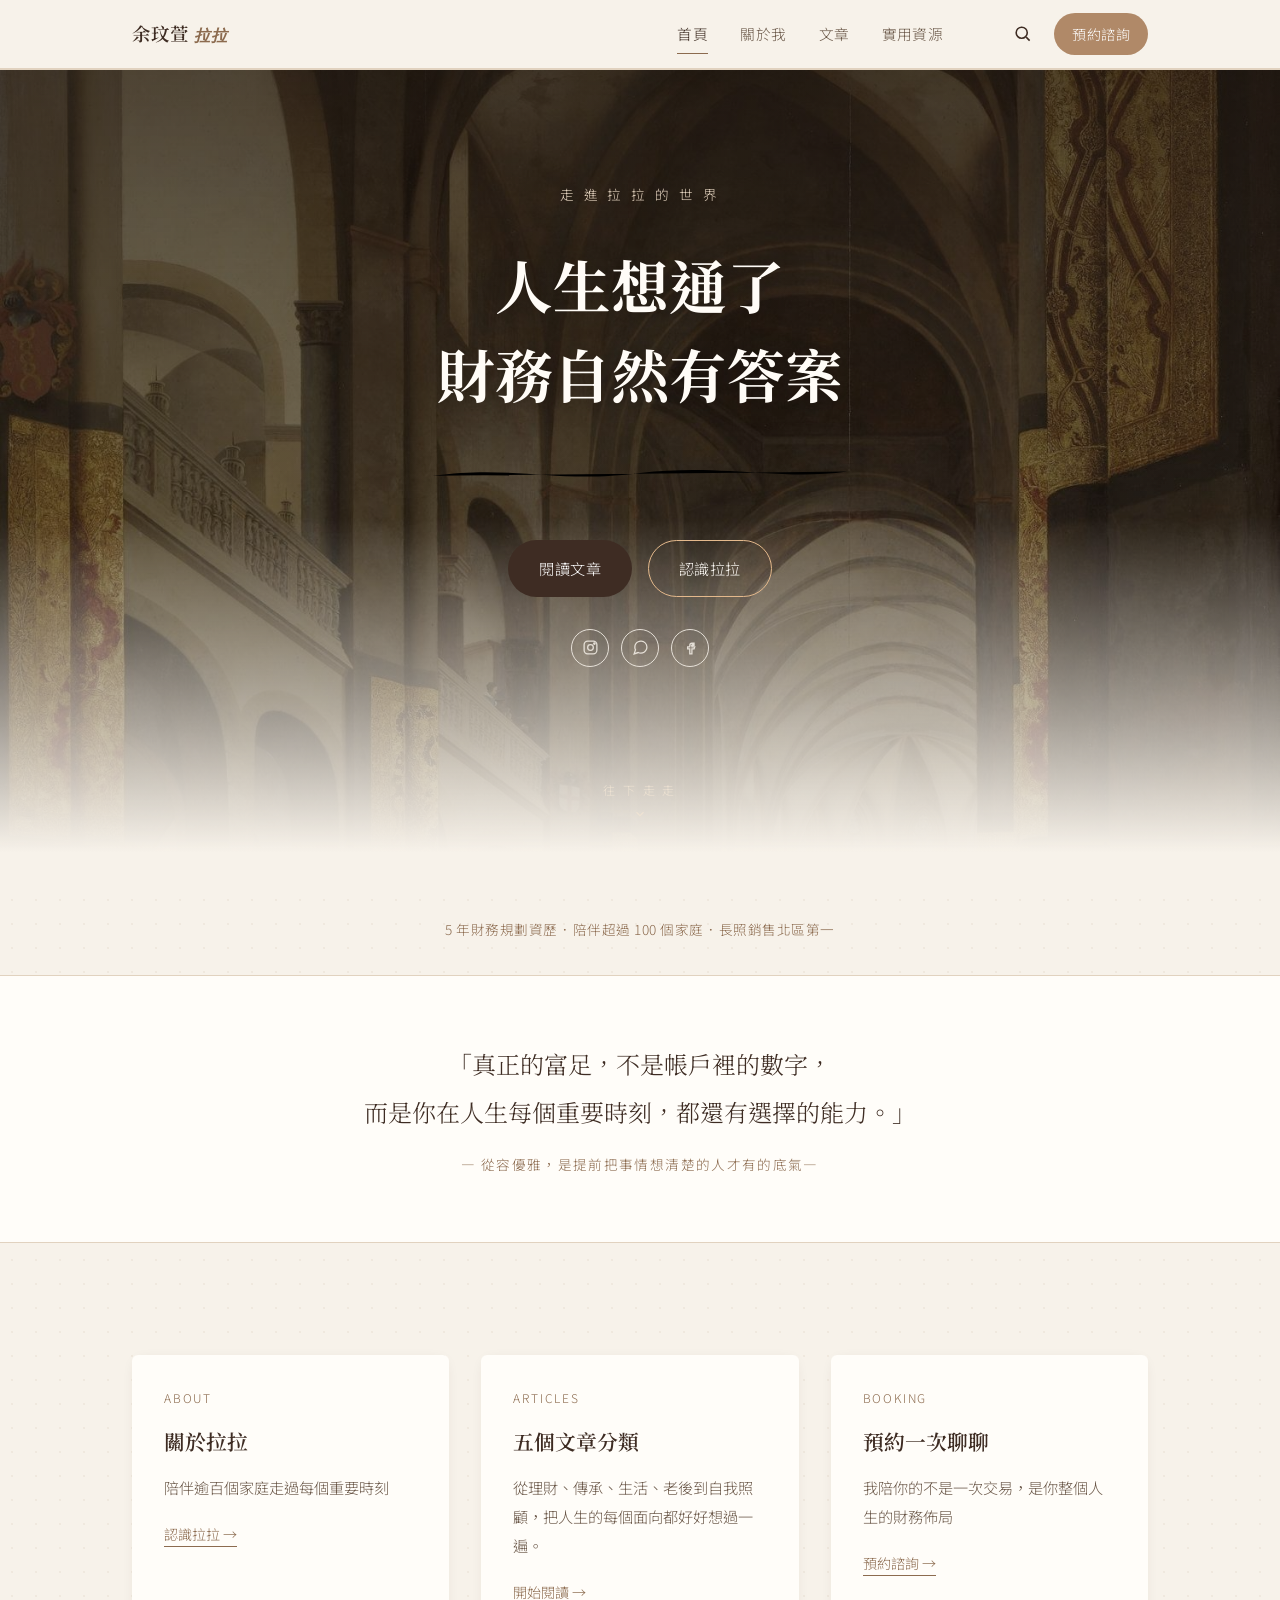
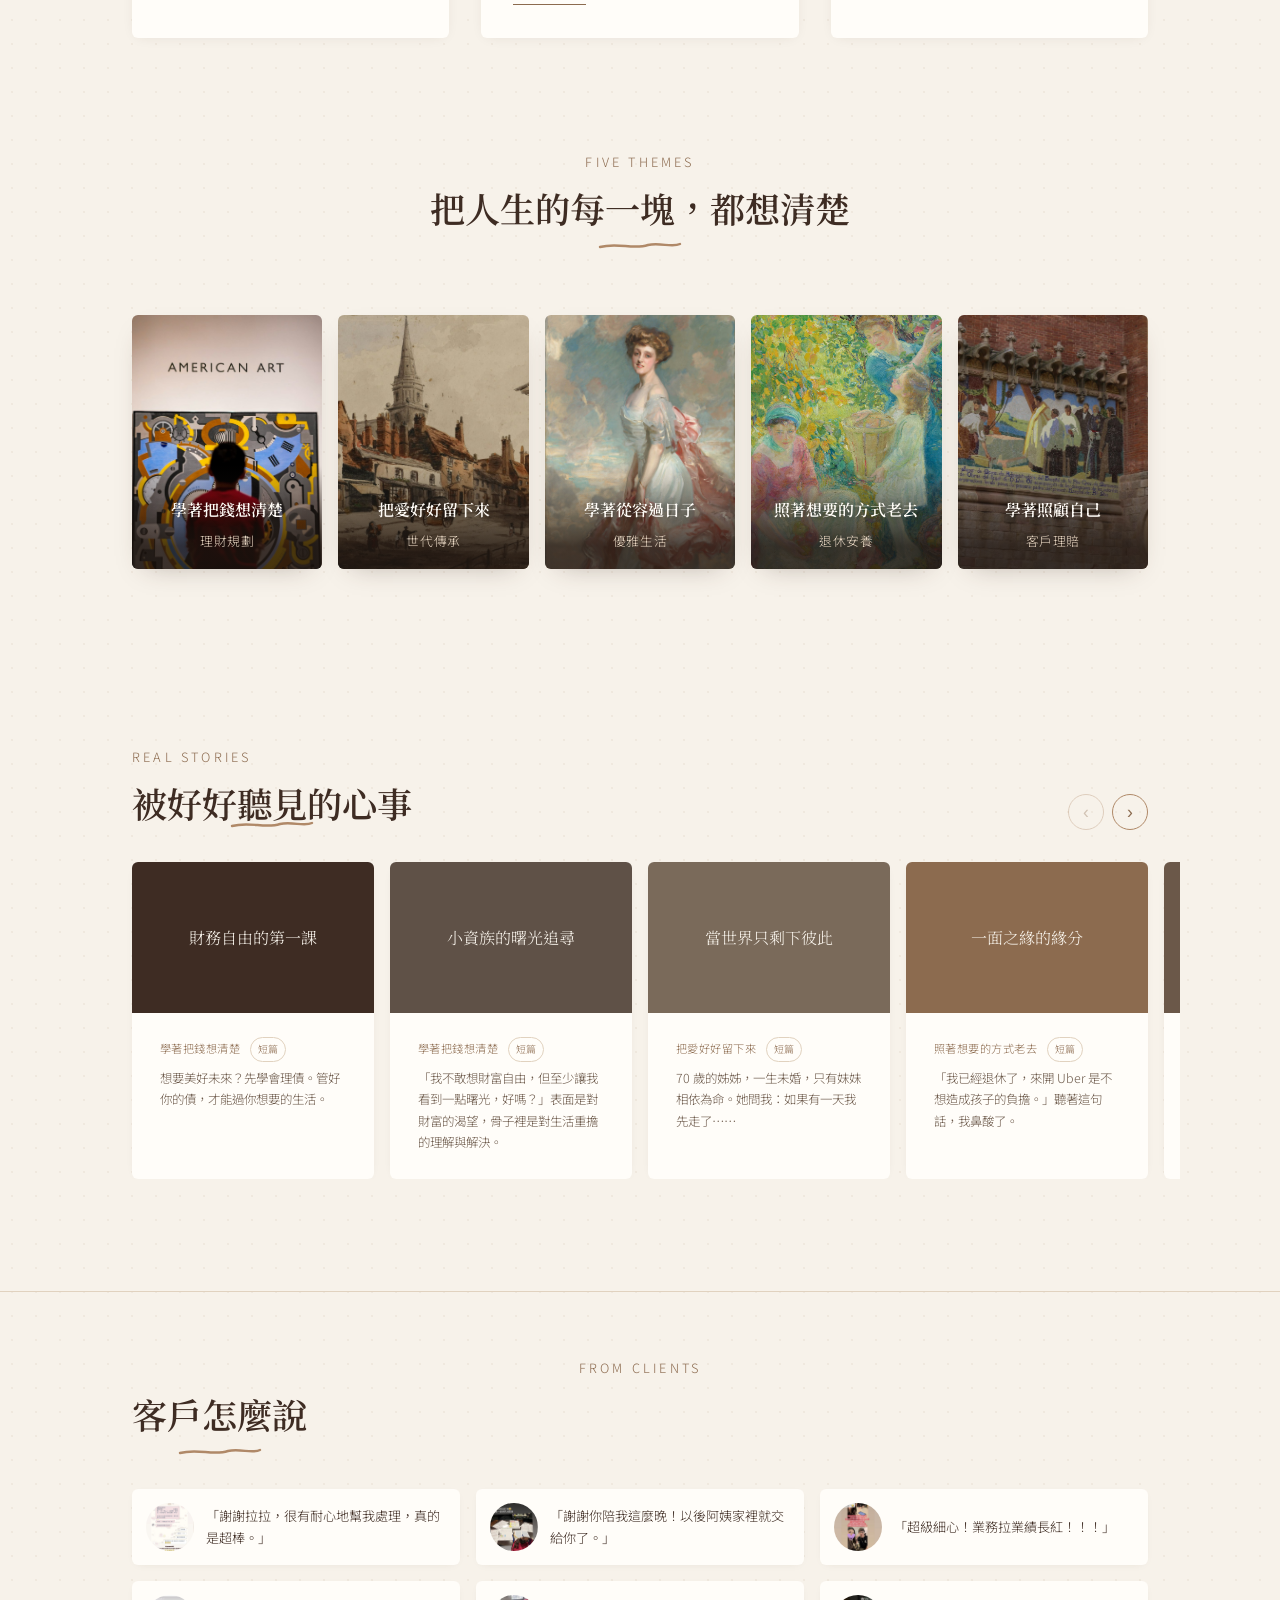
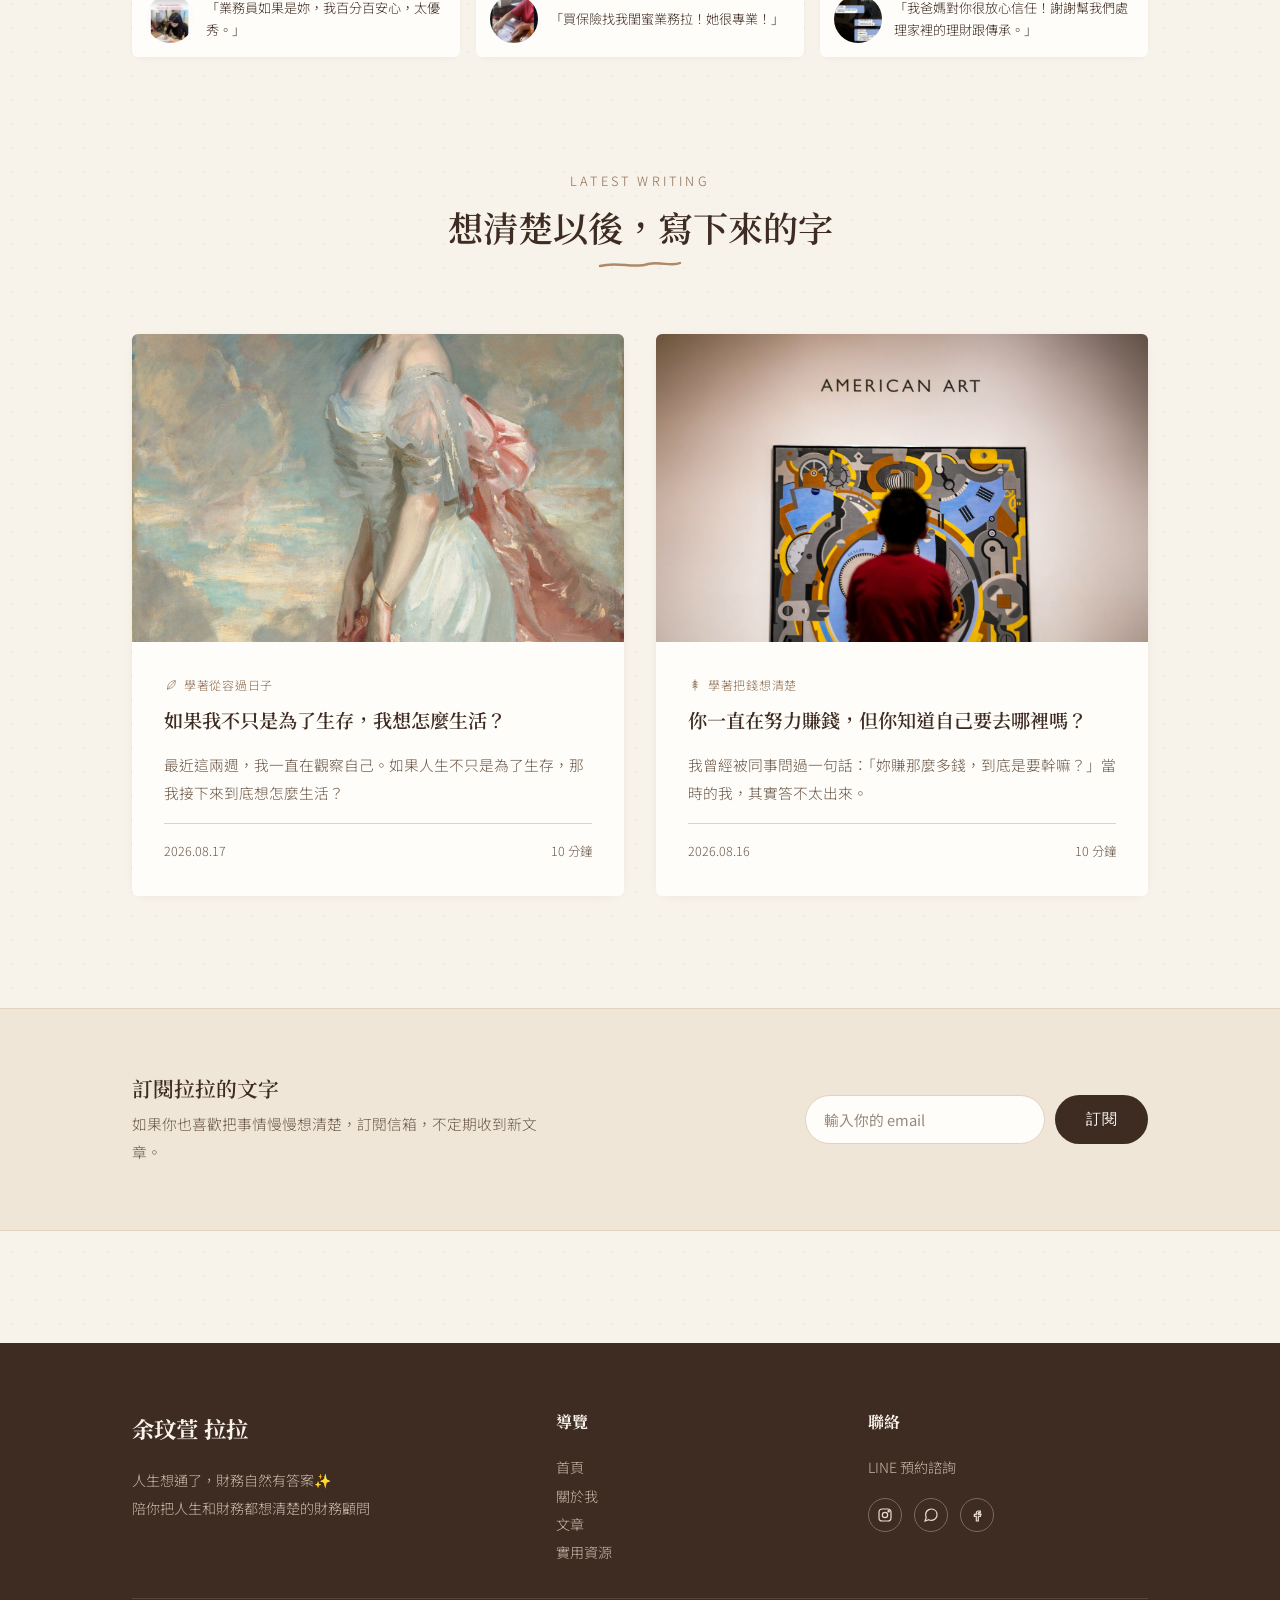
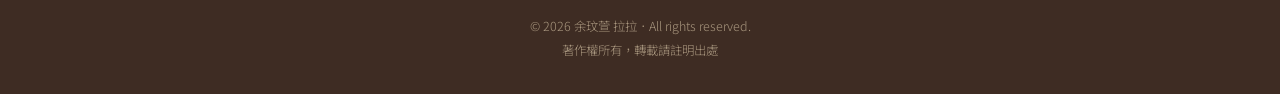
<file: index.html>
<!DOCTYPE html>
<html lang="zh-Hant">
<head>
<meta charset="UTF-8">
<meta name="viewport" content="width=device-width, initial-scale=1.0">
<title>余玟萱 拉拉｜人生想通了，財務自然有答案</title>
<meta name="description" content="陪你把人生和財務都想清楚的財務顧問。學著把錢想清楚、把愛好好留下來、從容過日子、照著想要的方式老去、學著照顧自己。">
<link rel="stylesheet" href="css/style.css">
</head>
<body>

<!-- ========== 導覽列 ========== -->
<header class="site-header">
  <div class="wrap">
    <a href="index.html" class="brand-mark">余玟萱<span>拉拉</span></a>
    <nav class="nav-desktop">
      <div class="nav-links">
        <a href="index.html" class="active">首頁</a>
        <a href="about.html">關於我</a>
        <a href="articles.html">文章</a>
        <a href="resources.html">實用資源</a>
      </div>
      <div class="nav-tools">
        <button class="search-toggle-btn" id="searchToggle" aria-label="搜尋">
          <svg width="19" height="19" viewBox="0 0 24 24" fill="none" stroke="currentColor" stroke-width="2"><circle cx="11" cy="11" r="7"/><line x1="21" y1="21" x2="16.65" y2="16.65"/></svg>
        </button>
        <a class="btn-line" href="https://line.me/ti/p/OS92ei6lpr" target="_blank" rel="noopener">預約諮詢</a>
      </div>
    </nav>
    <button class="menu-toggle-btn" id="menuToggle" aria-label="選單">
      <svg width="24" height="24" viewBox="0 0 24 24" fill="none" stroke="currentColor" stroke-width="2"><line x1="3" y1="6" x2="21" y2="6"/><line x1="3" y1="12" x2="21" y2="12"/><line x1="3" y1="18" x2="21" y2="18"/></svg>
    </button>
  </div>
</header>

<div class="search-bar" id="searchBar">
  <div class="wrap">
    <input type="text" id="headerSearchInput" placeholder="搜尋文章關鍵字，按 Enter 搜尋…">
  </div>
</div>

<nav class="nav-mobile-panel" id="mobileNav">
  <a href="index.html">首頁</a>
  <a href="about.html">關於我</a>
  <a href="articles.html">文章</a>
  <a href="resources.html">實用資源</a>
  <a href="https://line.me/ti/p/OS92ei6lpr" target="_blank" rel="noopener">預約諮詢</a>
</nav>

<!-- ========== Hero：品牌句作為視覺主體 ========== -->
<section class="hero">
  <div class="wrap">
    <p class="hero-eyebrow">走 進 拉 拉 的 世 界</p>
    <h1 class="hero-statement">
      人生想通了<br class="mobile-break">
      <span class="underline-word">財務自然有答案</span>
      <svg viewBox="0 0 300 20" preserveAspectRatio="none" aria-hidden="true">
        <path d="M2,12 C60,4 90,18 150,10 C210,3 250,16 298,9"/>
      </svg>
    </h1>
    <div class="hero-cta">
      <a class="btn btn-primary" href="articles.html">閱讀文章</a>
      <a class="btn btn-outline" href="about.html">認識拉拉</a>
    </div>
    <div class="social-icons">
      <a href="https://www.instagram.com/yuwen06/" target="_blank" rel="noopener" aria-label="Instagram">
        <svg viewBox="0 0 24 24" fill="none" stroke="currentColor" stroke-width="1.8"><rect x="3" y="3" width="18" height="18" rx="5"/><circle cx="12" cy="12" r="4"/><circle cx="17.5" cy="6.5" r="1"/></svg>
      </a>
      <a href="https://line.me/ti/p/OS92ei6lpr" target="_blank" rel="noopener" aria-label="LINE">
        <svg viewBox="0 0 24 24" fill="none" stroke="currentColor" stroke-width="1.8"><path d="M21 11.5a8.38 8.38 0 0 1-.9 3.8 8.5 8.5 0 0 1-7.6 4.7 8.38 8.38 0 0 1-3.8-.9L3 21l1.9-5.7a8.38 8.38 0 0 1-.9-3.8 8.5 8.5 0 0 1 4.7-7.6 8.38 8.38 0 0 1 3.8-.9h.5a8.48 8.48 0 0 1 8 8v.5z"/></svg>
      </a>
      <a href="https://www.facebook.com/yu.lara.5/?locale=zh_TW" target="_blank" rel="noopener" aria-label="Facebook">
        <svg viewBox="0 0 24 24" fill="none" stroke="currentColor" stroke-width="1.8"><path d="M14 9h3V6h-3c-1.7 0-3 1.3-3 3v2H8v3h3v7h3v-7h3l1-3h-4V9c0-.6.4-1 1-1z"/></svg>
      </a>
    </div>
    <div class="scroll-hint">
      <span>往 下 走 走</span>
      <svg width="14" height="14" viewBox="0 0 24 24" fill="none" stroke="currentColor" stroke-width="2"><polyline points="6 9 12 15 18 9"/></svg>
    </div>
  </div>
</section>

<!-- ========== 安靜的一行資歷 ========== -->
<section class="quiet-stats">
  <div class="wrap">
    <p>5 年財務規劃資歷．陪伴超過 100 個家庭．長照銷售北區第一</p>
  </div>
</section>

<!-- ========== 引言 ========== -->
<section class="quote-block">
  <div class="wrap">
    <blockquote>
      「真正的富足，不是帳戶裡的數字，<br class="mobile-break">
      而是你在人生每個重要時刻，都還有選擇的能力。」
    </blockquote>
    <cite>— 從容優雅，是提前把事情想清楚的人才有的底氣—</cite>
  </div>
</section>

<!-- ========== 三個引導入口 ========== -->
<section class="intro-grid-section">
  <div class="wrap">
    <div class="intro-grid">
      <div class="intro-card">
        <span class="tag">ABOUT</span>
        <h3>關於拉拉</h3>
        <p>陪伴逾百個家庭走過每個重要時刻</p>
        <a class="card-link" href="about.html">認識拉拉 →</a>
      </div>
      <div class="intro-card">
        <span class="tag">ARTICLES</span>
        <h3>五個文章分類</h3>
        <p>從理財、傳承、生活、老後到自我照顧，把人生的每個面向都好好想過一遍。</p>
        <a class="card-link" href="articles.html">開始閱讀 →</a>
      </div>
      <div class="intro-card">
        <span class="tag">BOOKING</span>
        <h3>預約一次聊聊</h3>
        <p>我陪你的不是一次交易，是你整個人生的財務佈局</p>
        <a class="card-link" href="https://line.me/ti/p/OS92ei6lpr" target="_blank" rel="noopener">預約諮詢 →</a>
      </div>
    </div>
  </div>
</section>

<!-- ========== 五個文章分類 ========== -->
<section class="categories-section">
  <div class="wrap">
    <div class="section-title-wrap">
      <p class="section-eyebrow">FIVE THEMES</p>
      <h2 class="section-title">把人生的每一塊，都想清楚</h2>
    </div>
    <div class="category-grid" id="categoryGrid"></div>
  </div>
</section>

<!-- ========== 客戶故事輪播 ========== -->
<section class="stories-carousel-section">
  <div class="wrap">
    <div class="carousel-head">
      <div>
        <p class="section-eyebrow">REAL STORIES</p>
        <h2 class="section-title" style="text-align:left; display:block; padding-bottom:0;">被好好聽見的心事</h2>
      </div>
      <div class="carousel-nav">
        <button class="carousel-btn" id="storyPrev" aria-label="上一則">‹</button>
        <button class="carousel-btn" id="storyNext" aria-label="下一則">›</button>
      </div>
    </div>
  </div>
  <div class="carousel-track-wrap">
    <div class="carousel-track" id="storyCarousel"></div>
  </div>
</section>

<!-- ========== 客戶怎麼說 ========== -->
<section class="testimonials-section">
  <div class="wrap">
    <p class="section-eyebrow" style="text-align:center;">FROM CLIENTS</p>
    <h2 class="section-title">客戶怎麼說</h2>
    <div class="testimonials-row" id="testimonialsRow"></div>
  </div>
</section>

<!-- ========== 精選文章 ========== -->
<section class="featured-section">
  <div class="wrap">
    <div class="section-title-wrap">
      <p class="section-eyebrow">LATEST WRITING</p>
      <h2 class="section-title">想清楚以後，寫下來的字</h2>
    </div>
    <div class="article-list" id="featuredArticles" style="padding-bottom: var(--space-xl);"></div>
  </div>
</section>

<!-- ========== 頁尾 ========== -->
<!-- ========== 電子報訂閱 ========== -->
<section class="newsletter-section">
  <div class="wrap newsletter-box">
    <div>
      <h3>訂閱拉拉的文字</h3>
      <p>如果你也喜歡把事情慢慢想清楚，訂閱信箱，不定期收到新文章。</p>
    </div>
    <form action="https://YOUR-ACCOUNT.usX.list-manage.com/subscribe/post?u=YOUR_U&amp;id=YOUR_ID" method="post" target="_blank" class="newsletter-form">
      <input type="email" name="EMAIL" placeholder="輸入你的 email" required>
      <button type="submit" class="btn btn-primary">訂閱</button>
    </form>
  </div>
</section>

<footer class="site-footer">
  <div class="wrap">
    <div class="footer-grid">
      <div>
        <h5>余玟萱 拉拉</h5>
        <p>人生想通了，財務自然有答案✨<br>陪你把人生和財務都想清楚的財務顧問</p>
      </div>
      <div>
        <h5 style="font-size:1rem;">導覽</h5>
        <p><a href="index.html">首頁</a></p>
        <p><a href="about.html">關於我</a></p>
        <p><a href="articles.html">文章</a></p>
        <p><a href="resources.html">實用資源</a></p>
      </div>
      <div>
        <h5 style="font-size:1rem;">聯絡</h5>
        <p><a href="https://line.me/ti/p/OS92ei6lpr" target="_blank" rel="noopener">LINE 預約諮詢</a></p>
        <div class="footer-social">
          <a href="https://www.instagram.com/yuwen06/" target="_blank" rel="noopener" aria-label="Instagram">
            <svg viewBox="0 0 24 24" fill="none" stroke="currentColor" stroke-width="1.8"><rect x="3" y="3" width="18" height="18" rx="5"/><circle cx="12" cy="12" r="4"/><circle cx="17.5" cy="6.5" r="1"/></svg>
          </a>
          <a href="https://line.me/ti/p/OS92ei6lpr" target="_blank" rel="noopener" aria-label="LINE">
            <svg viewBox="0 0 24 24" fill="none" stroke="currentColor" stroke-width="1.8"><path d="M21 11.5a8.38 8.38 0 0 1-.9 3.8 8.5 8.5 0 0 1-7.6 4.7 8.38 8.38 0 0 1-3.8-.9L3 21l1.9-5.7a8.38 8.38 0 0 1-.9-3.8 8.5 8.5 0 0 1 4.7-7.6 8.38 8.38 0 0 1 3.8-.9h.5a8.48 8.48 0 0 1 8 8v.5z"/></svg>
          </a>
          <a href="https://www.facebook.com/yu.lara.5/?locale=zh_TW" target="_blank" rel="noopener" aria-label="Facebook">
            <svg viewBox="0 0 24 24" fill="none" stroke="currentColor" stroke-width="1.8"><path d="M14 9h3V6h-3c-1.7 0-3 1.3-3 3v2H8v3h3v7h3v-7h3l1-3h-4V9c0-.6.4-1 1-1z"/></svg>
          </a>
        </div>
      </div>
    </div>
    <div class="footer-bottom">© 2026 余玟萱 拉拉．All rights reserved.<br>著作權所有，轉載請註明出處</div>
  </div>
</footer>

<script src="js/main.js"></script>
<script>
  loadSiteData().then(() => {
    renderCategoryGrid("categoryGrid");
    renderStoryCarousel("storyCarousel");
    renderTestimonials("testimonialsRow");
    renderFeaturedArticles("featuredArticles", 2);
  });
</script>
</body>
</html>
</file>
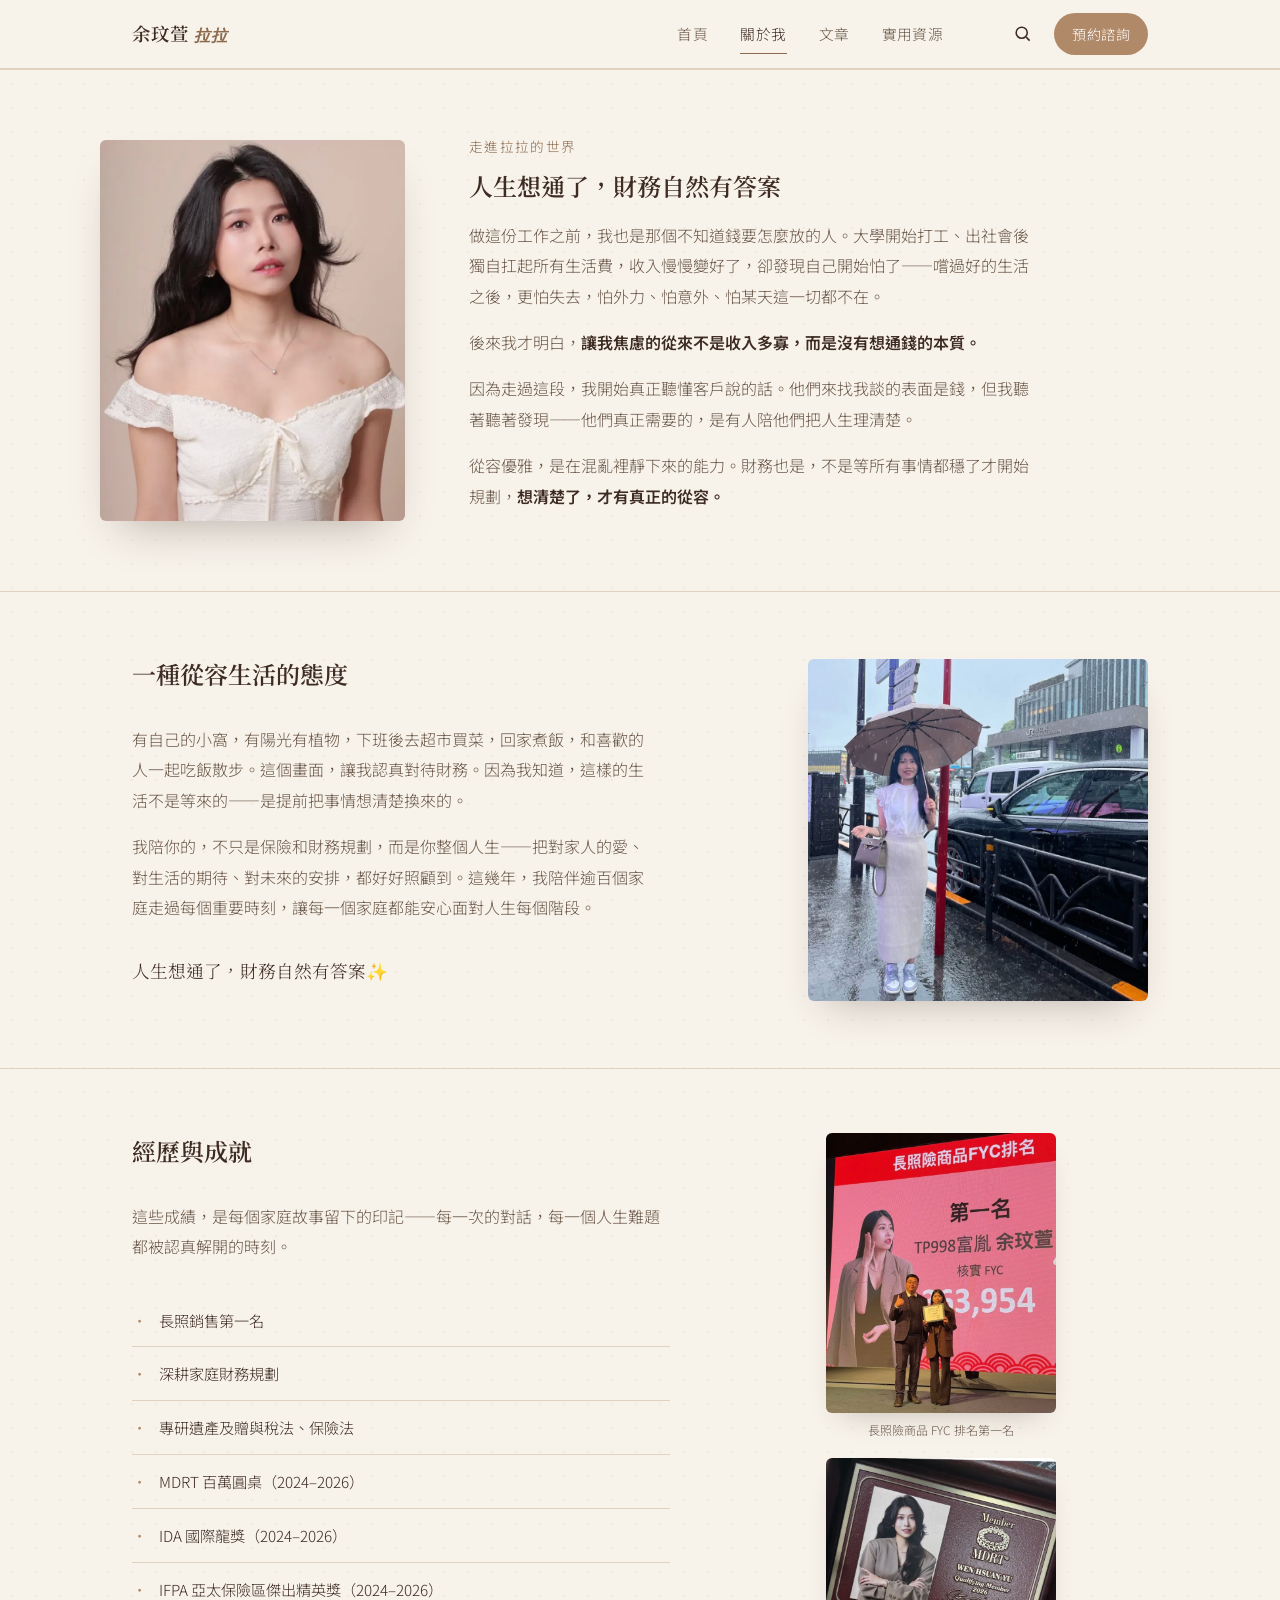
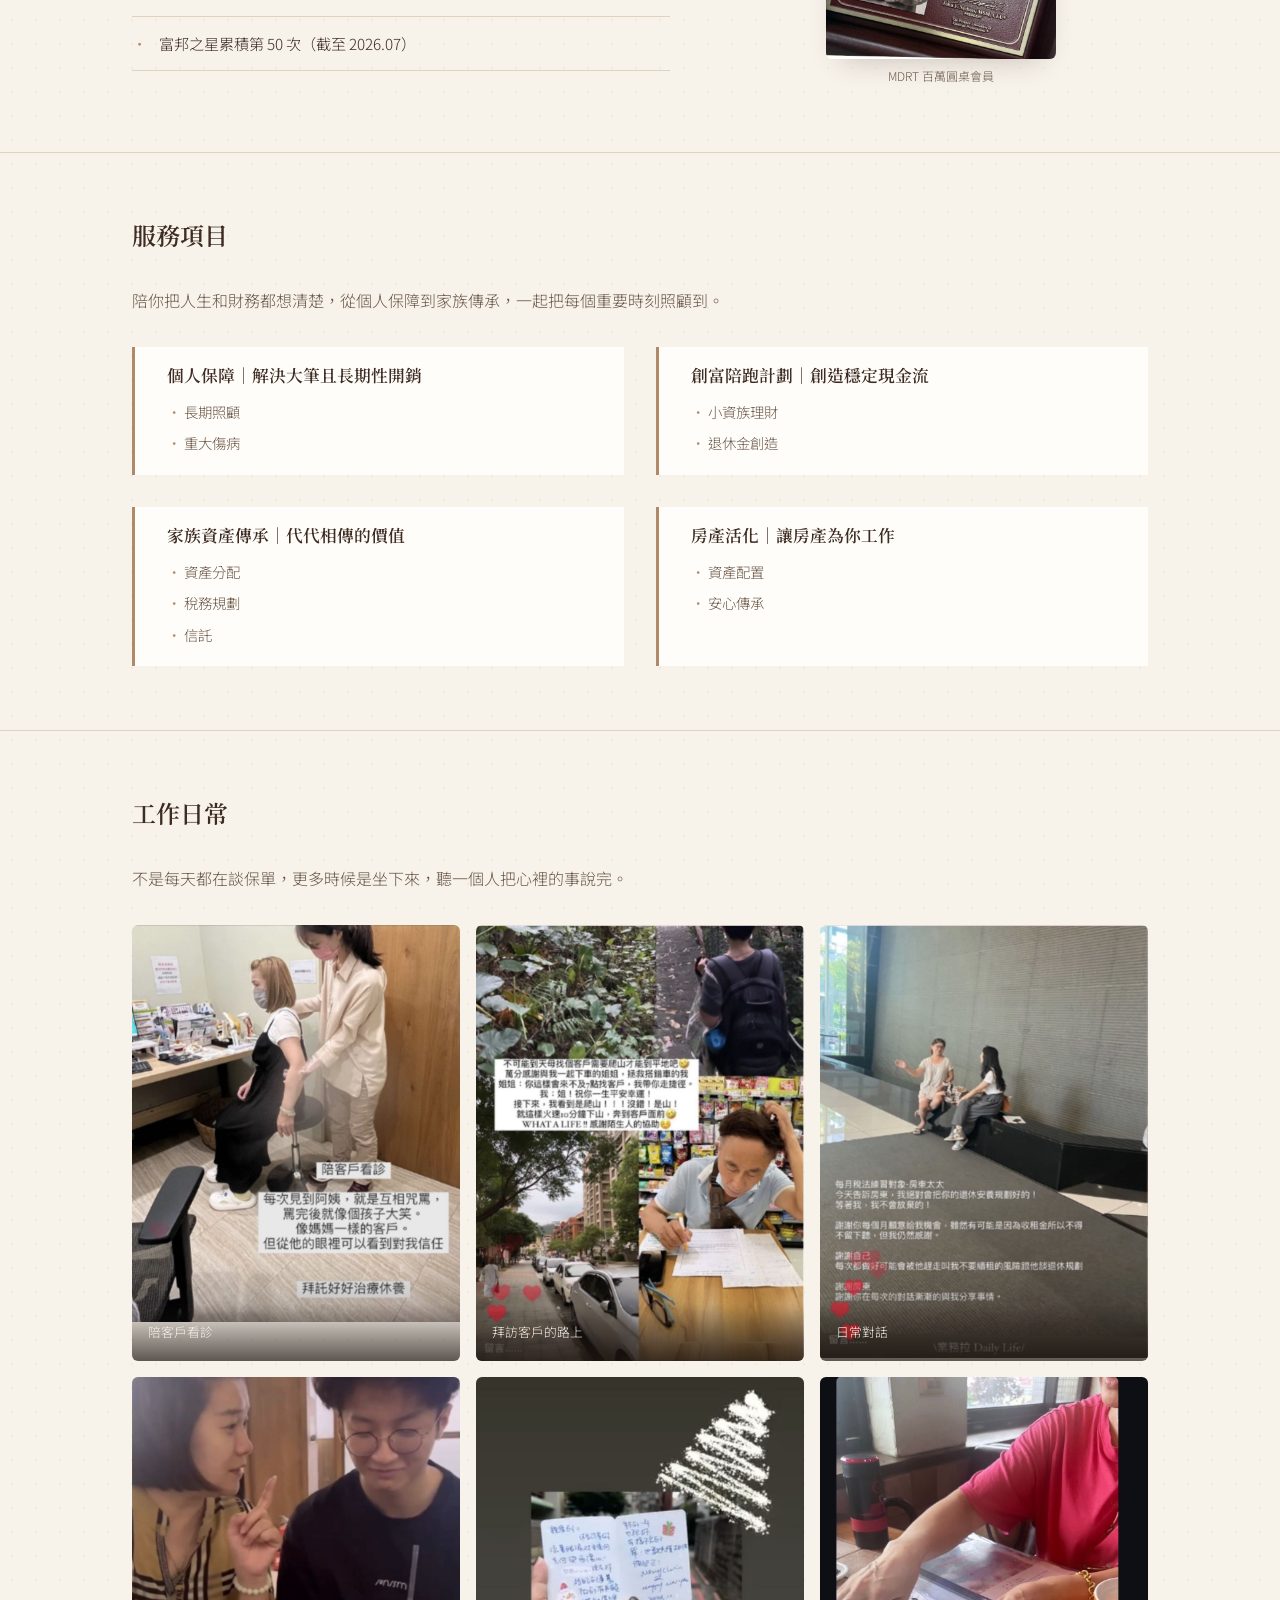
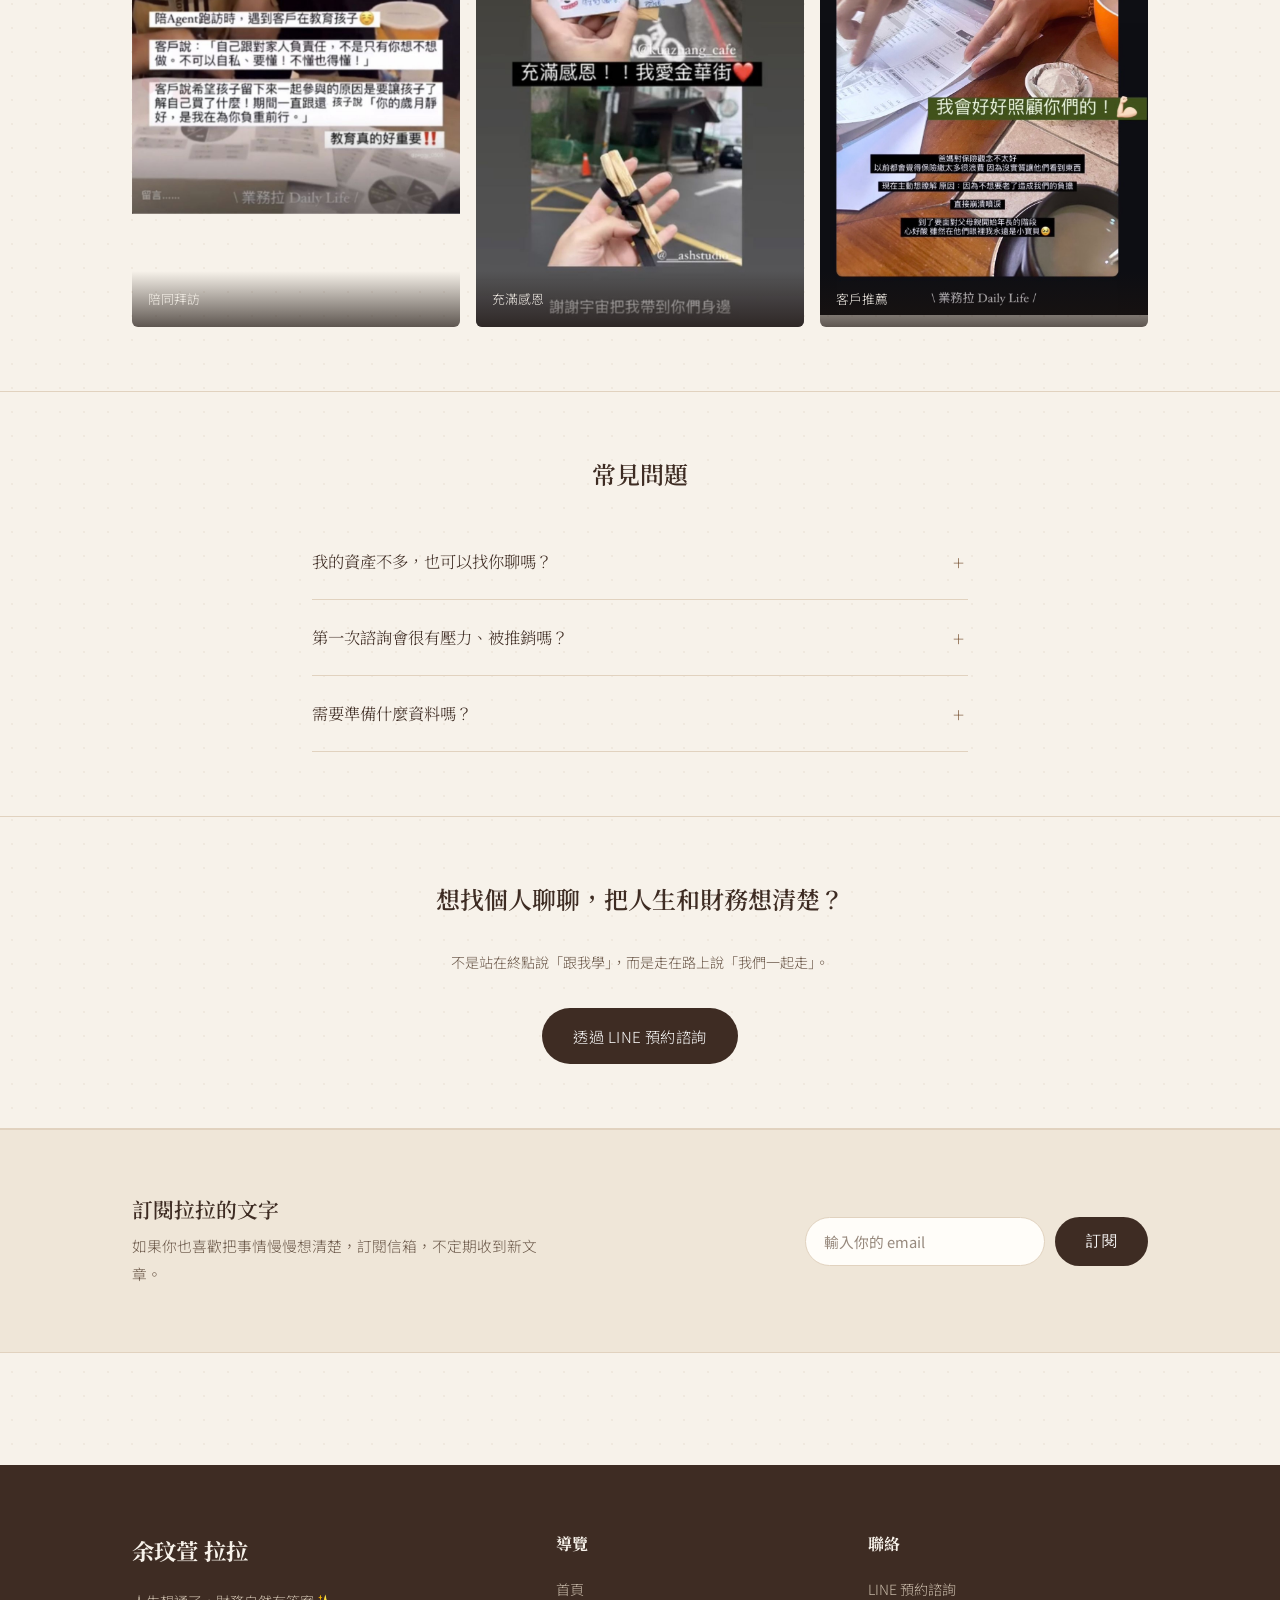
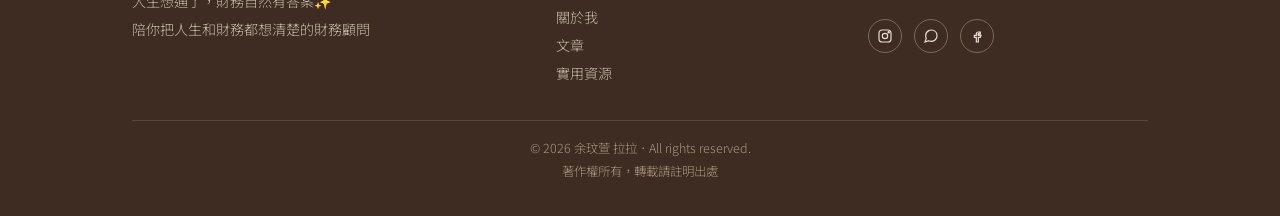
<file: about.html>
<!DOCTYPE html>
<html lang="zh-Hant">
<head>
<meta charset="UTF-8">
<meta name="viewport" content="width=device-width, initial-scale=1.0">
<title>關於我｜余玟萱 拉拉</title>
<meta name="description" content="走進拉拉的世界。做這份工作之前，我也是那個不知道錢要怎麼放的人。">
<link rel="stylesheet" href="css/style.css">
</head>
<body>

<header class="site-header">
  <div class="wrap">
    <a href="index.html" class="brand-mark">余玟萱<span>拉拉</span></a>
    <nav class="nav-desktop">
      <div class="nav-links">
        <a href="index.html">首頁</a>
        <a href="about.html" class="active">關於我</a>
        <a href="articles.html">文章</a>
        <a href="resources.html">實用資源</a>
      </div>
      <div class="nav-tools">
        <button class="search-toggle-btn" id="searchToggle" aria-label="搜尋">
          <svg width="19" height="19" viewBox="0 0 24 24" fill="none" stroke="currentColor" stroke-width="2"><circle cx="11" cy="11" r="7"/><line x1="21" y1="21" x2="16.65" y2="16.65"/></svg>
        </button>
        <a class="btn-line" href="https://line.me/ti/p/OS92ei6lpr" target="_blank" rel="noopener">預約諮詢</a>
      </div>
    </nav>
    <button class="menu-toggle-btn" id="menuToggle" aria-label="選單">
      <svg width="24" height="24" viewBox="0 0 24 24" fill="none" stroke="currentColor" stroke-width="2"><line x1="3" y1="6" x2="21" y2="6"/><line x1="3" y1="12" x2="21" y2="12"/><line x1="3" y1="18" x2="21" y2="18"/></svg>
    </button>
  </div>
</header>

<div class="search-bar" id="searchBar">
  <div class="wrap">
    <input type="text" id="headerSearchInput" placeholder="搜尋文章關鍵字，按 Enter 搜尋…">
  </div>
</div>

<nav class="nav-mobile-panel" id="mobileNav">
  <a href="index.html">首頁</a>
  <a href="about.html">關於我</a>
  <a href="articles.html">文章</a>
  <a href="resources.html">實用資源</a>
  <a href="https://line.me/ti/p/OS92ei6lpr" target="_blank" rel="noopener">預約諮詢</a>
</nav>

<!-- ========== 關於我：個人介紹 ========== -->
<section>
  <div class="wrap about-hero">
    <div class="about-photo">
      <img src="images/photo-portrait.png" alt="余玟萱 拉拉">
    </div>
    <div class="about-intro">
      <span class="about-role">走進拉拉的世界</span>
      <h1>人生想通了，財務自然有答案</h1>
      <p>做這份工作之前，我也是那個不知道錢要怎麼放的人。大學開始打工、出社會後獨自扛起所有生活費，收入慢慢變好了，卻發現自己開始怕了——嚐過好的生活之後，更怕失去，怕外力、怕意外、怕某天這一切都不在。</p>
      <p>後來我才明白，<strong>讓我焦慮的從來不是收入多寡，而是沒有想通錢的本質。</strong></p>
      <p>因為走過這段，我開始真正聽懂客戶說的話。他們來找我談的表面是錢，但我聽著聽著發現——他們真正需要的，是有人陪他們把人生理清楚。</p>
      <p>從容優雅，是在混亂裡靜下來的能力。財務也是，不是等所有事情都穩了才開始規劃，<strong>想清楚了，才有真正的從容。</strong></p>
    </div>
  </div>
</section>

<!-- ========== 一種從容生活的態度 ========== -->
<section class="about-section">
  <div class="wrap lifestyle-grid">
    <div>
      <h2>一種從容生活的態度</h2>
      <p>有自己的小窩，有陽光有植物，下班後去超市買菜，回家煮飯，和喜歡的人一起吃飯散步。這個畫面，讓我認真對待財務。因為我知道，這樣的生活不是等來的——是提前把事情想清楚換來的。</p>
      <p>我陪你的，不只是保險和財務規劃，而是你整個人生——把對家人的愛、對生活的期待、對未來的安排，都好好照顧到。這幾年，我陪伴逾百個家庭走過每個重要時刻，讓每一個家庭都能安心面對人生每個階段。</p>
      <p style="font-family: var(--font-serif); color: var(--color-brown); font-size: 1.1rem; margin-top: var(--space-md);">人生想通了，財務自然有答案✨</p>
    </div>
    <div class="lifestyle-photo">
      <img src="images/photo-lifestyle.png" alt="拉拉的生活日常">
    </div>
  </div>
</section>

<!-- ========== 經歷與成就 ========== -->
<section class="about-section">
  <div class="wrap honors-layout">
    <div class="honors-text">
      <h2>經歷與成就</h2>
      <p>這些成績，是每個家庭故事留下的印記——每一次的對話，每一個人生難題都被認真解開的時刻。</p>
      <div class="honor-grid">
        <div class="honor-item"><span class="dot">·</span> 長照銷售第一名</div>
        <div class="honor-item"><span class="dot">·</span> 深耕家庭財務規劃</div>
        <div class="honor-item"><span class="dot">·</span> 專研遺產及贈與稅法、保險法</div>
        <div class="honor-item"><span class="dot">·</span> MDRT 百萬圓桌（2024–2026）</div>
        <div class="honor-item"><span class="dot">·</span> IDA 國際龍獎（2024–2026）</div>
        <div class="honor-item"><span class="dot">·</span> IFPA 亞太保險區傑出精英獎（2024–2026）</div>
        <div class="honor-item"><span class="dot">·</span> 富邦之星累積第 50 次（截至 2026.07）</div>
      </div>
    </div>
    <div class="honor-photos">
      <figure>
        <span class="photo-frame"><img src="images/photo-award-stage.png" alt="長照險商品FYC排名第一名頒獎"></span>
        <figcaption>長照險商品 FYC 排名第一名</figcaption>
      </figure>
      <figure>
        <span class="photo-frame"><img src="images/photo-mdrt.png" alt="MDRT百萬圓桌會員證"></span>
        <figcaption>MDRT 百萬圓桌會員</figcaption>
      </figure>
    </div>
  </div>
</section>

<!-- ========== 服務項目 ========== -->
<section class="about-section">
  <div class="wrap">
    <h2>服務項目</h2>
    <p>陪你把人生和財務都想清楚，從個人保障到家族傳承，一起把每個重要時刻照顧到。</p>
    <div class="service-grid">
      <div class="service-item">
        <h4>個人保障｜解決大筆且長期性開銷</h4>
        <ul>
          <li>長期照顧</li>
          <li>重大傷病</li>
        </ul>
      </div>
      <div class="service-item">
        <h4>創富陪跑計劃｜創造穩定現金流</h4>
        <ul>
          <li>小資族理財</li>
          <li>退休金創造</li>
        </ul>
      </div>
      <div class="service-item">
        <h4>家族資產傳承｜代代相傳的價值</h4>
        <ul>
          <li>資產分配</li>
          <li>稅務規劃</li>
          <li>信託</li>
        </ul>
      </div>
      <div class="service-item">
        <h4>房產活化｜讓房產為你工作</h4>
        <ul>
          <li>資產配置</li>
          <li>安心傳承</li>
        </ul>
      </div>
    </div>
  </div>
</section>

<!-- ========== 工作日常花絮 ========== -->
<section class="about-section">
  <div class="wrap">
    <h2>工作日常</h2>
    <p>不是每天都在談保單，更多時候是坐下來，聽一個人把心裡的事說完。</p>
    <div class="gallery-grid">
      <div class="gallery-item gallery-main">
        <img src="images/gallery/gallery-clinic.jpg" alt="陪客戶看診">
        <span class="gallery-caption">陪客戶看診</span>
      </div>
      <div class="gallery-item">
        <img src="images/gallery/gallery-hiking.jpg" alt="拜訪客戶路上">
        <span class="gallery-caption">拜訪客戶的路上</span>
      </div>
      <div class="gallery-item">
        <img src="images/gallery/gallery-landlord.jpg" alt="日常對話">
        <span class="gallery-caption">日常對話</span>
      </div>
      <div class="gallery-item">
        <img src="images/gallery/gallery-teaching-kid.jpg" alt="陪同拜訪">
        <span class="gallery-caption">陪同拜訪</span>
      </div>
      <div class="gallery-item">
        <img src="images/gallery/gallery-thankful.jpg" alt="充滿感恩">
        <span class="gallery-caption">充滿感恩</span>
      </div>
      <div class="gallery-item">
        <img src="images/gallery/gallery-hanna.jpg" alt="客戶推薦">
        <span class="gallery-caption">客戶推薦</span>
      </div>
    </div>
  </div>
</section>

<!-- ========== 常見問題 ========== -->
<section class="about-section">
  <div class="wrap" style="max-width: 720px; margin-left:auto; margin-right:auto;">
    <h2 style="text-align:center;">常見問題</h2>
    <div id="faqList"></div>
  </div>
</section>

<!-- ========== CTA ========== -->
<section class="about-section" style="text-align:center; border-bottom:1px solid var(--color-line);">
  <div class="wrap">
    <h2>想找個人聊聊，把人生和財務想清楚？</h2>
    <p style="margin: 0 auto var(--space-md); font-size: 0.88rem; color: var(--color-brown-soft);">不是站在終點說「跟我學」，而是走在路上說「我們一起走」。</p>
    <a class="btn btn-primary" href="https://line.me/ti/p/OS92ei6lpr" target="_blank" rel="noopener">透過 LINE 預約諮詢</a>
  </div>
</section>

<!-- ========== 電子報訂閱 ========== -->
<section class="newsletter-section">
  <div class="wrap newsletter-box">
    <div>
      <h3>訂閱拉拉的文字</h3>
      <p>如果你也喜歡把事情慢慢想清楚，訂閱信箱，不定期收到新文章。</p>
    </div>
    <form action="https://YOUR-ACCOUNT.usX.list-manage.com/subscribe/post?u=YOUR_U&amp;id=YOUR_ID" method="post" target="_blank" class="newsletter-form">
      <input type="email" name="EMAIL" placeholder="輸入你的 email" required>
      <button type="submit" class="btn btn-primary">訂閱</button>
    </form>
  </div>
</section>

<footer class="site-footer">
  <div class="wrap">
    <div class="footer-grid">
      <div>
        <h5>余玟萱 拉拉</h5>
        <p>人生想通了，財務自然有答案✨<br>陪你把人生和財務都想清楚的財務顧問</p>
      </div>
      <div>
        <h5 style="font-size:1rem;">導覽</h5>
        <p><a href="index.html">首頁</a></p>
        <p><a href="about.html">關於我</a></p>
        <p><a href="articles.html">文章</a></p>
        <p><a href="resources.html">實用資源</a></p>
      </div>
      <div>
        <h5 style="font-size:1rem;">聯絡</h5>
        <p><a href="https://line.me/ti/p/OS92ei6lpr" target="_blank" rel="noopener">LINE 預約諮詢</a></p>
        <div class="footer-social">
          <a href="https://www.instagram.com/yuwen06/" target="_blank" rel="noopener" aria-label="Instagram">
            <svg viewBox="0 0 24 24" fill="none" stroke="currentColor" stroke-width="1.8"><rect x="3" y="3" width="18" height="18" rx="5"/><circle cx="12" cy="12" r="4"/><circle cx="17.5" cy="6.5" r="1"/></svg>
          </a>
          <a href="https://line.me/ti/p/OS92ei6lpr" target="_blank" rel="noopener" aria-label="LINE">
            <svg viewBox="0 0 24 24" fill="none" stroke="currentColor" stroke-width="1.8"><path d="M21 11.5a8.38 8.38 0 0 1-.9 3.8 8.5 8.5 0 0 1-7.6 4.7 8.38 8.38 0 0 1-3.8-.9L3 21l1.9-5.7a8.38 8.38 0 0 1-.9-3.8 8.5 8.5 0 0 1 4.7-7.6 8.38 8.38 0 0 1 3.8-.9h.5a8.48 8.48 0 0 1 8 8v.5z"/></svg>
          </a>
          <a href="https://www.facebook.com/yu.lara.5/?locale=zh_TW" target="_blank" rel="noopener" aria-label="Facebook">
            <svg viewBox="0 0 24 24" fill="none" stroke="currentColor" stroke-width="1.8"><path d="M14 9h3V6h-3c-1.7 0-3 1.3-3 3v2H8v3h3v7h3v-7h3l1-3h-4V9c0-.6.4-1 1-1z"/></svg>
          </a>
        </div>
      </div>
    </div>
    <div class="footer-bottom">© 2026 余玟萱 拉拉．All rights reserved.<br>著作權所有，轉載請註明出處</div>
  </div>
</footer>

<script src="js/main.js"></script>
<script>
  loadSiteData().then(() => {
    renderFAQ("faqList");
  });
</script>
</body>
</html>
</file>
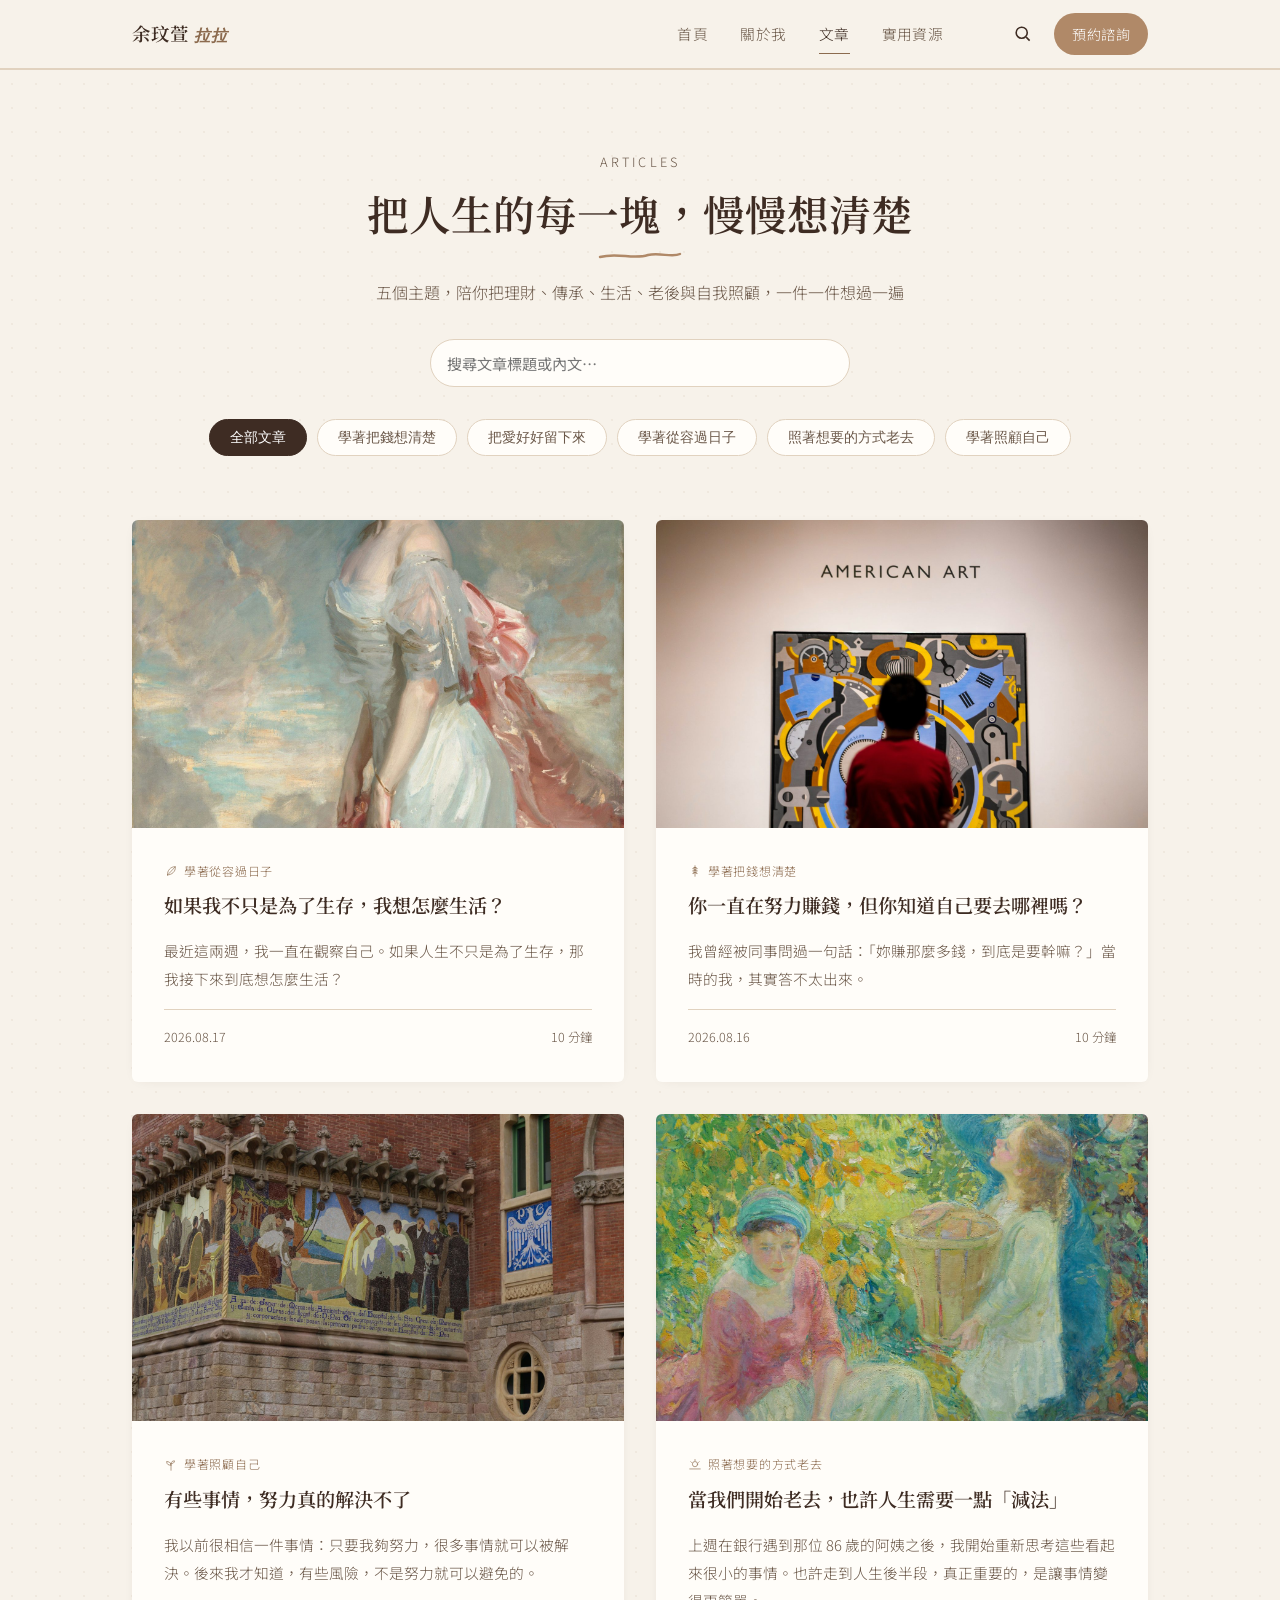
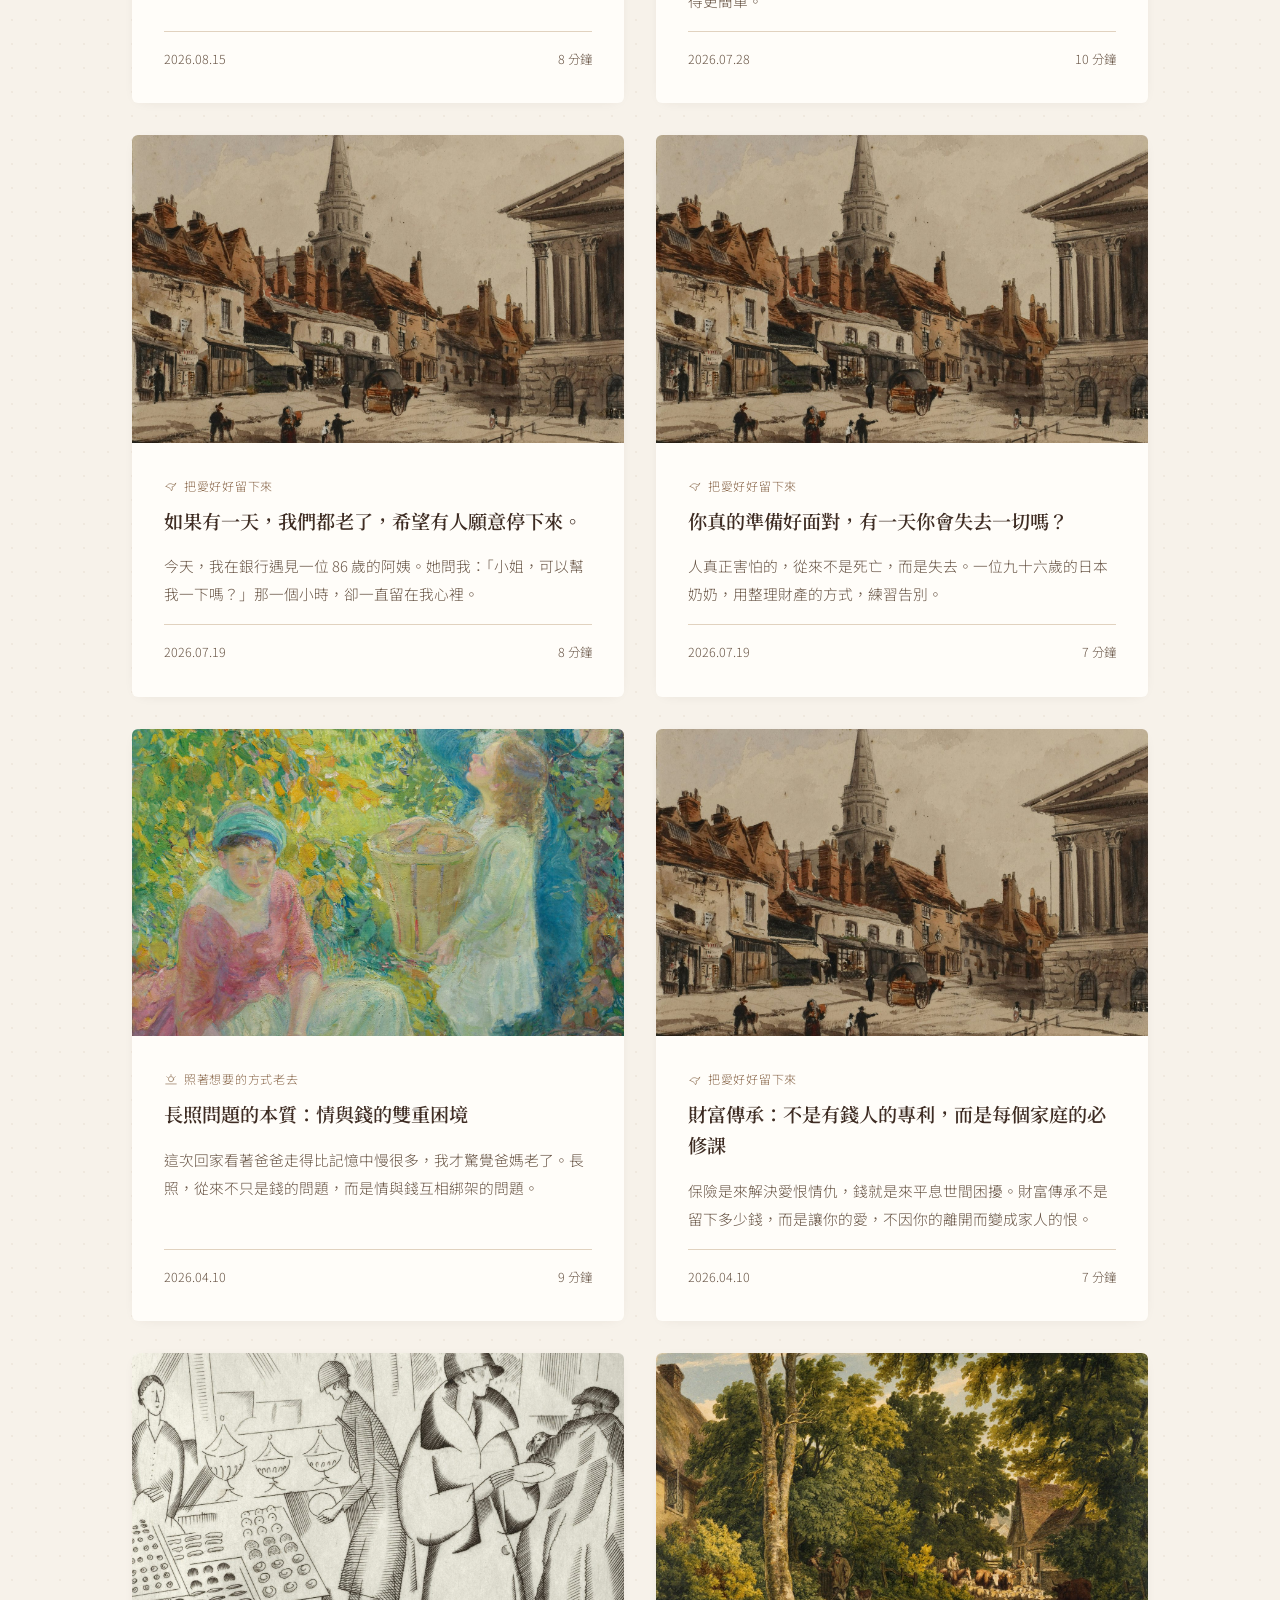
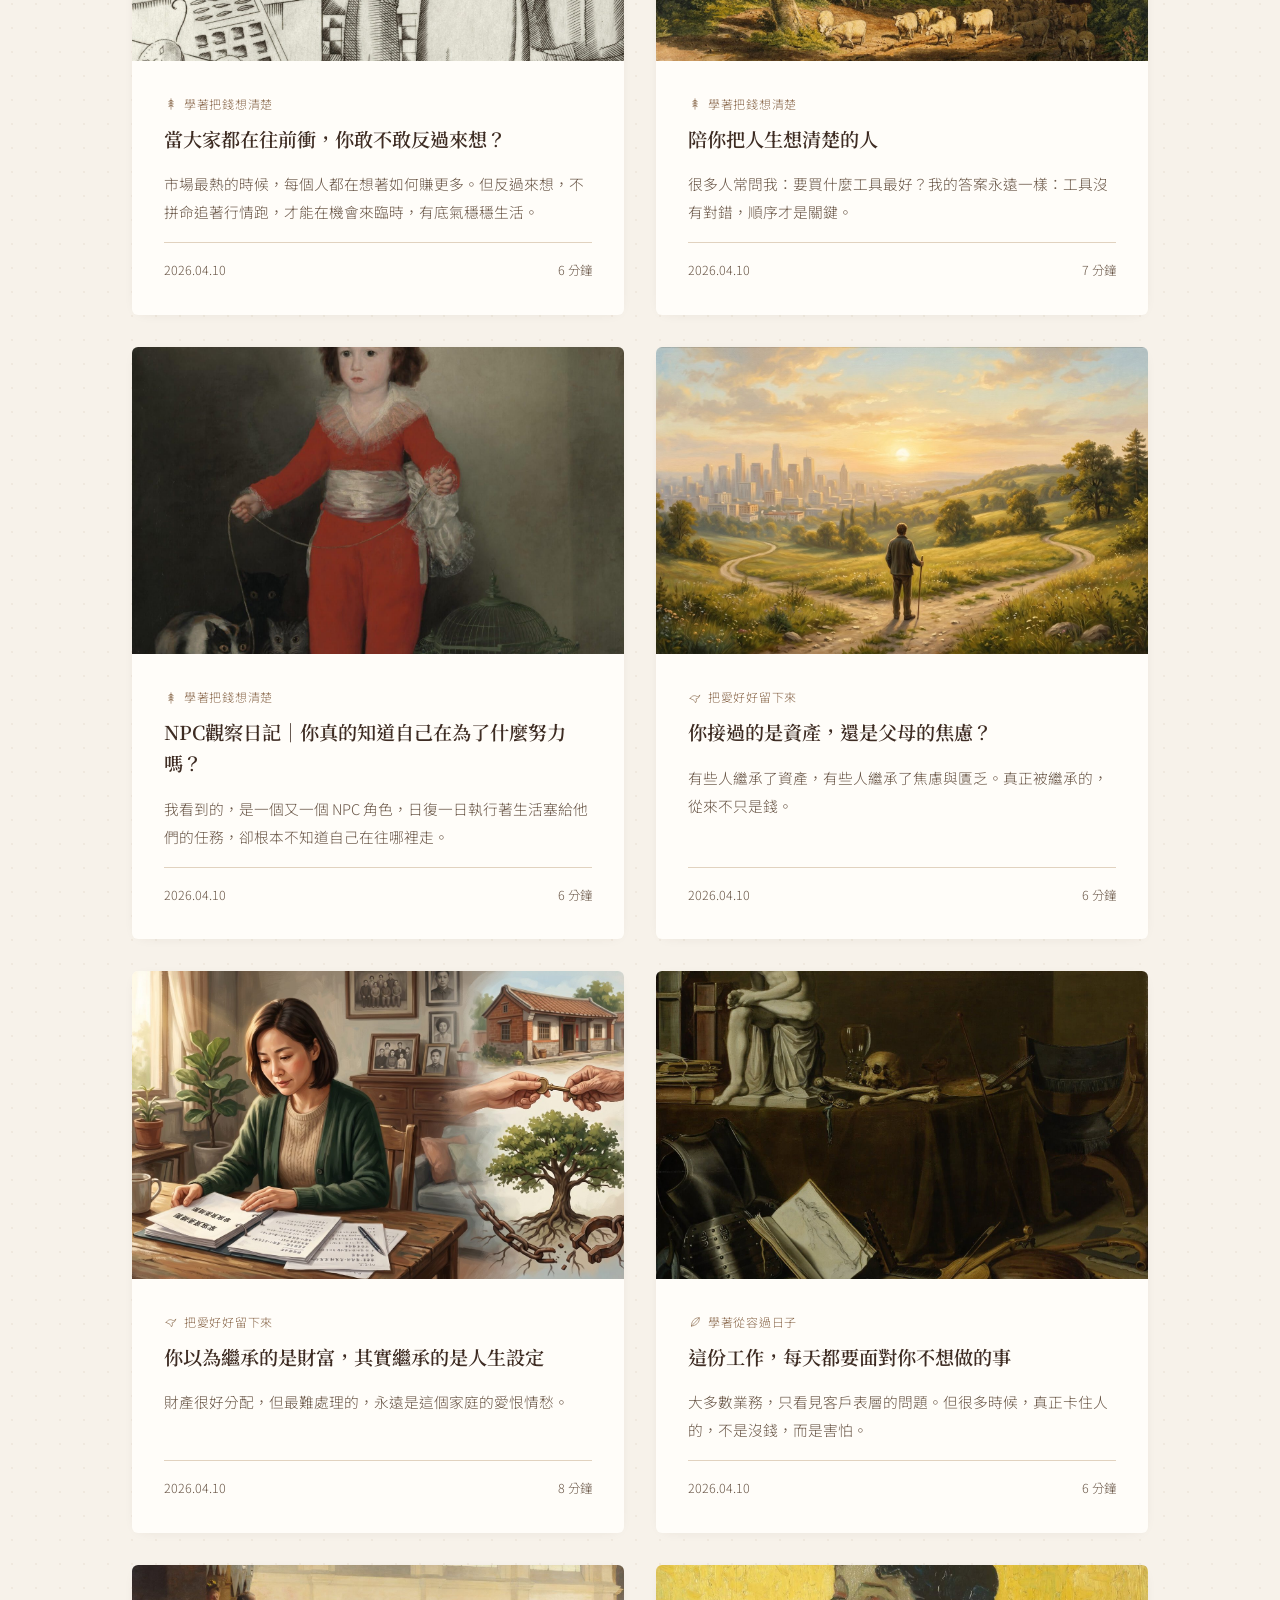
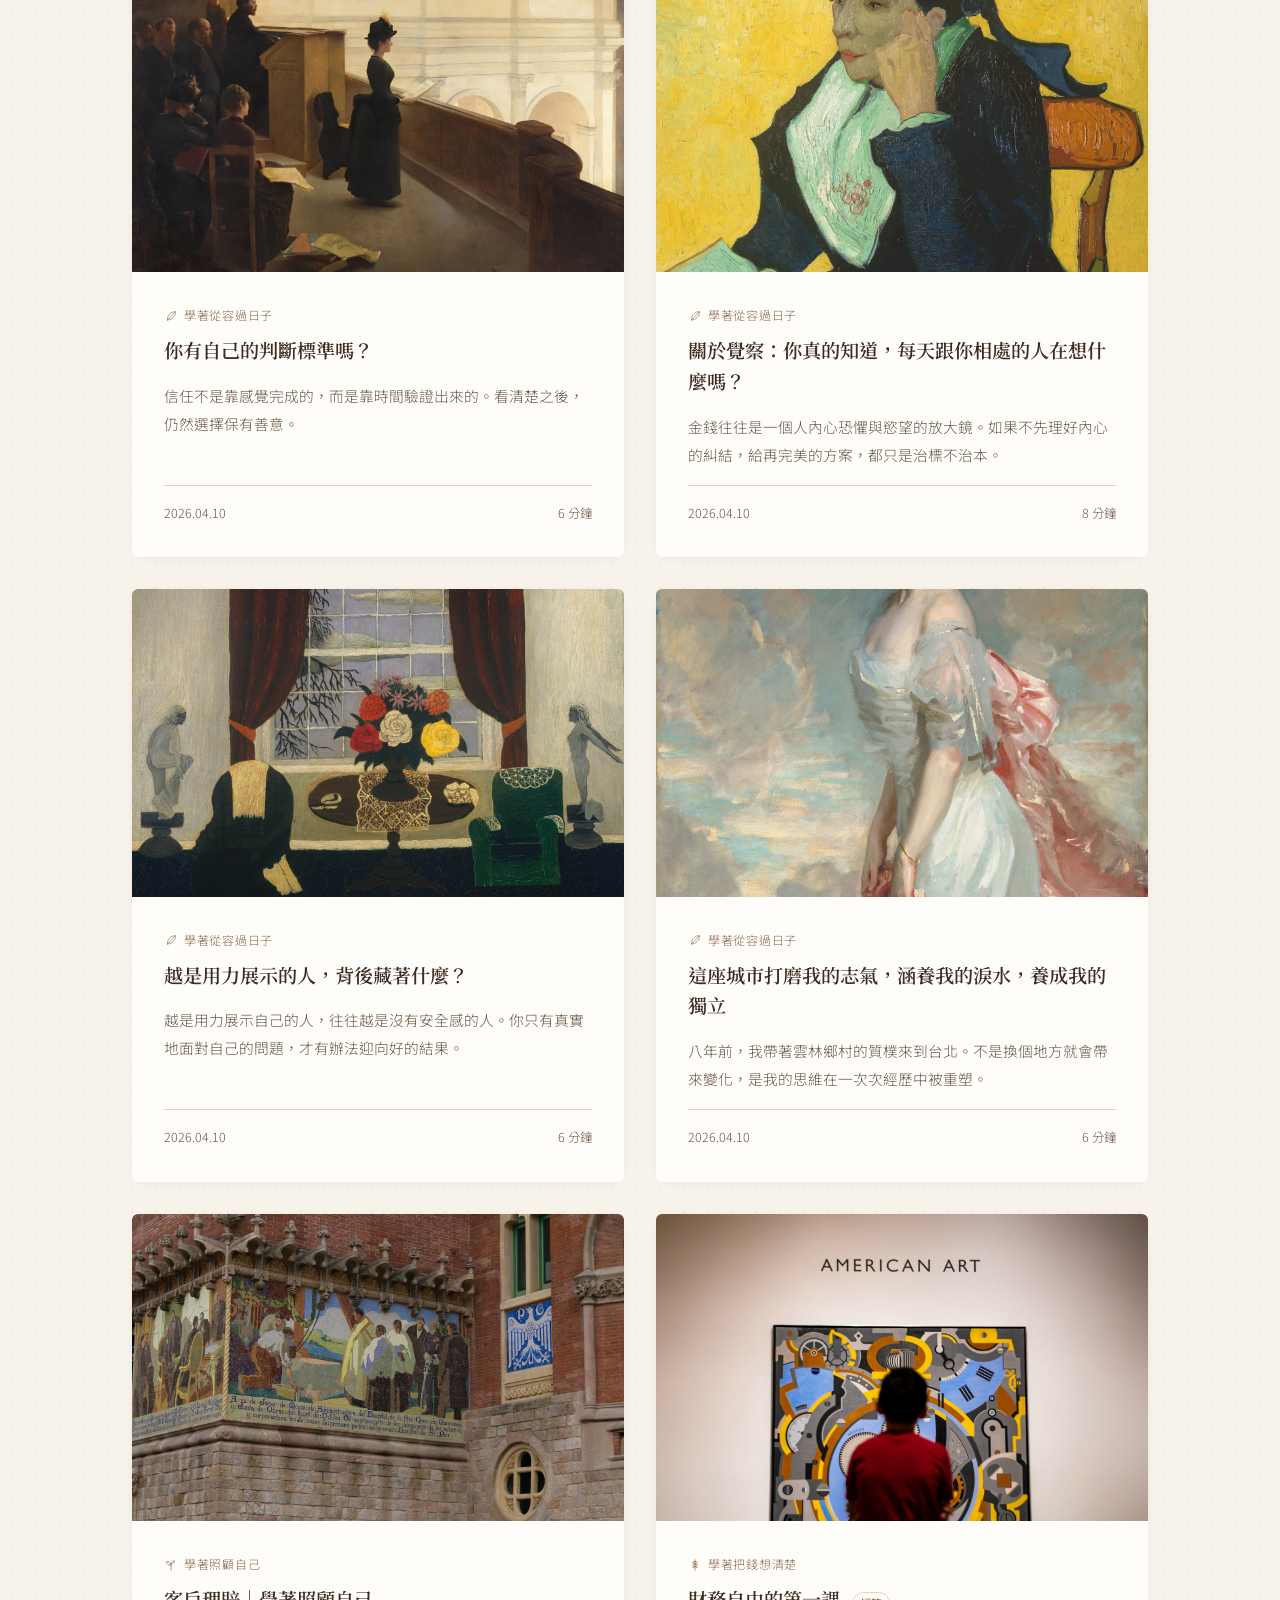
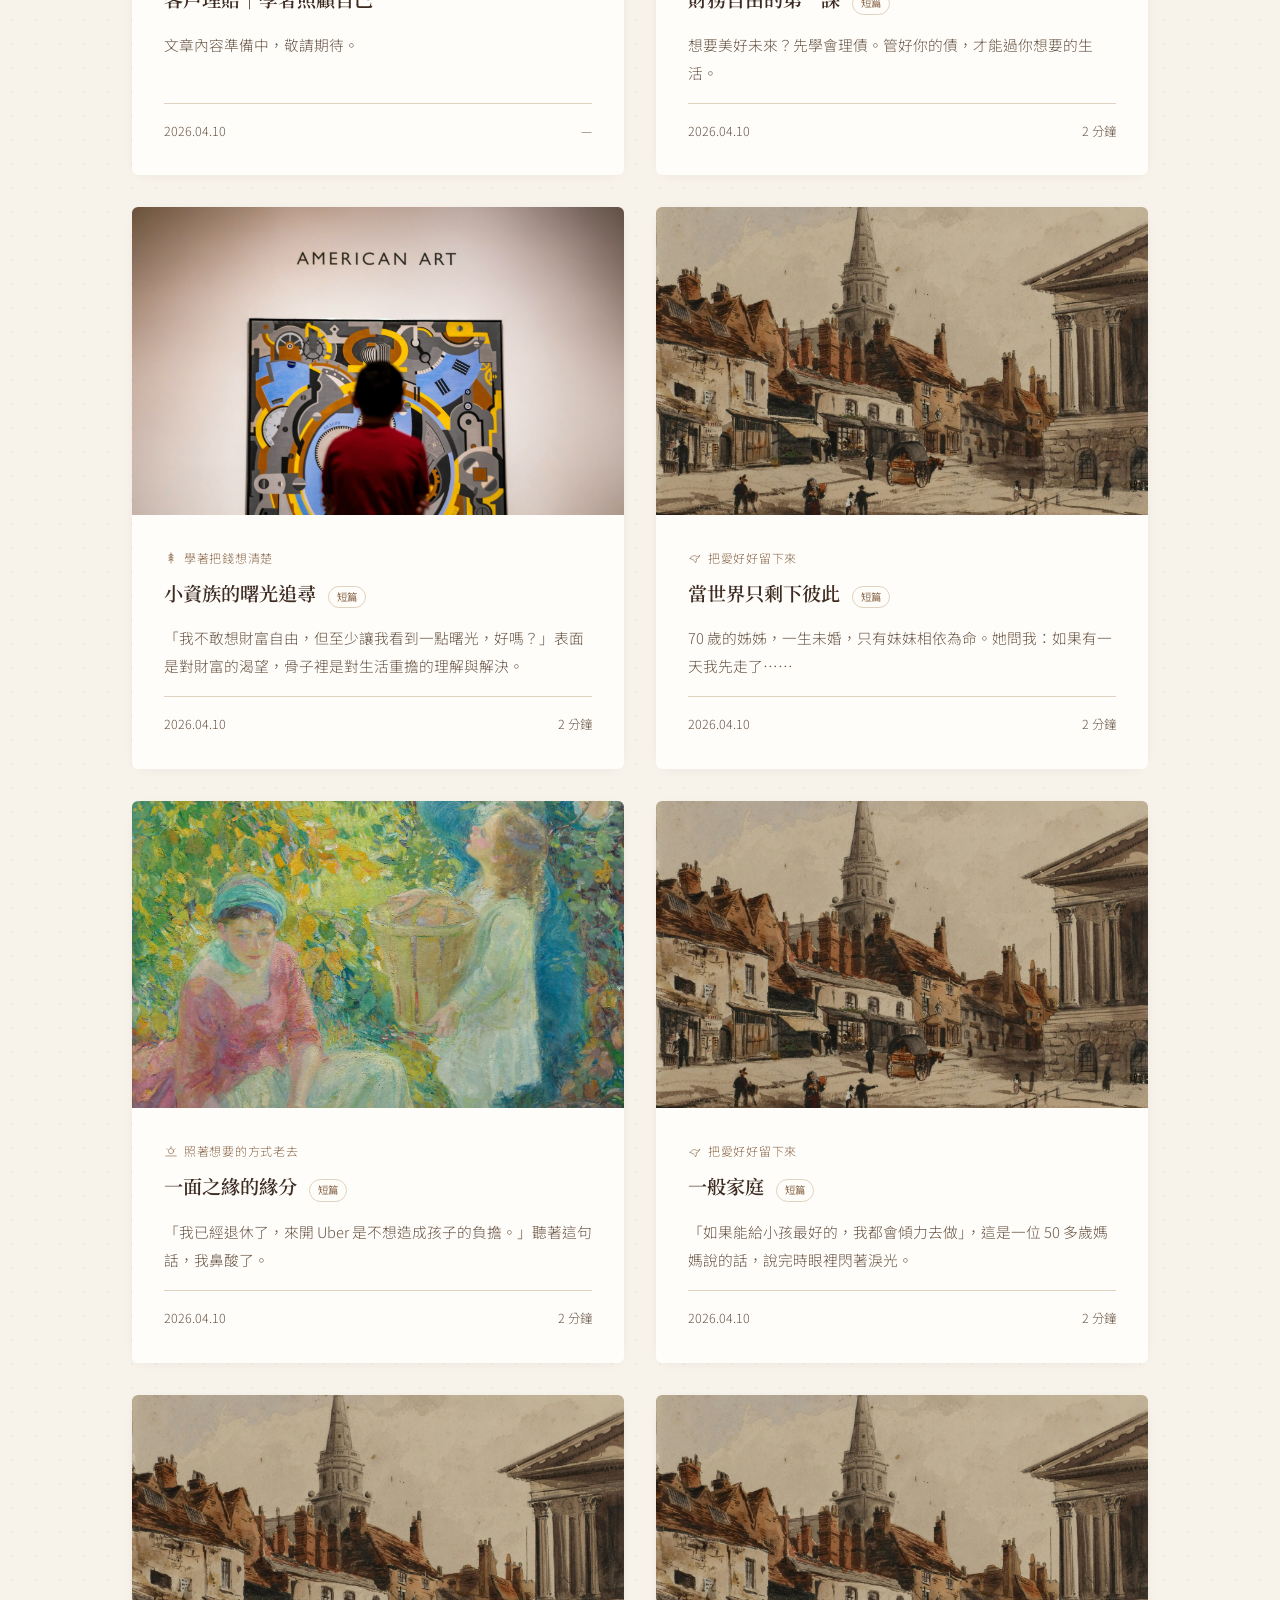
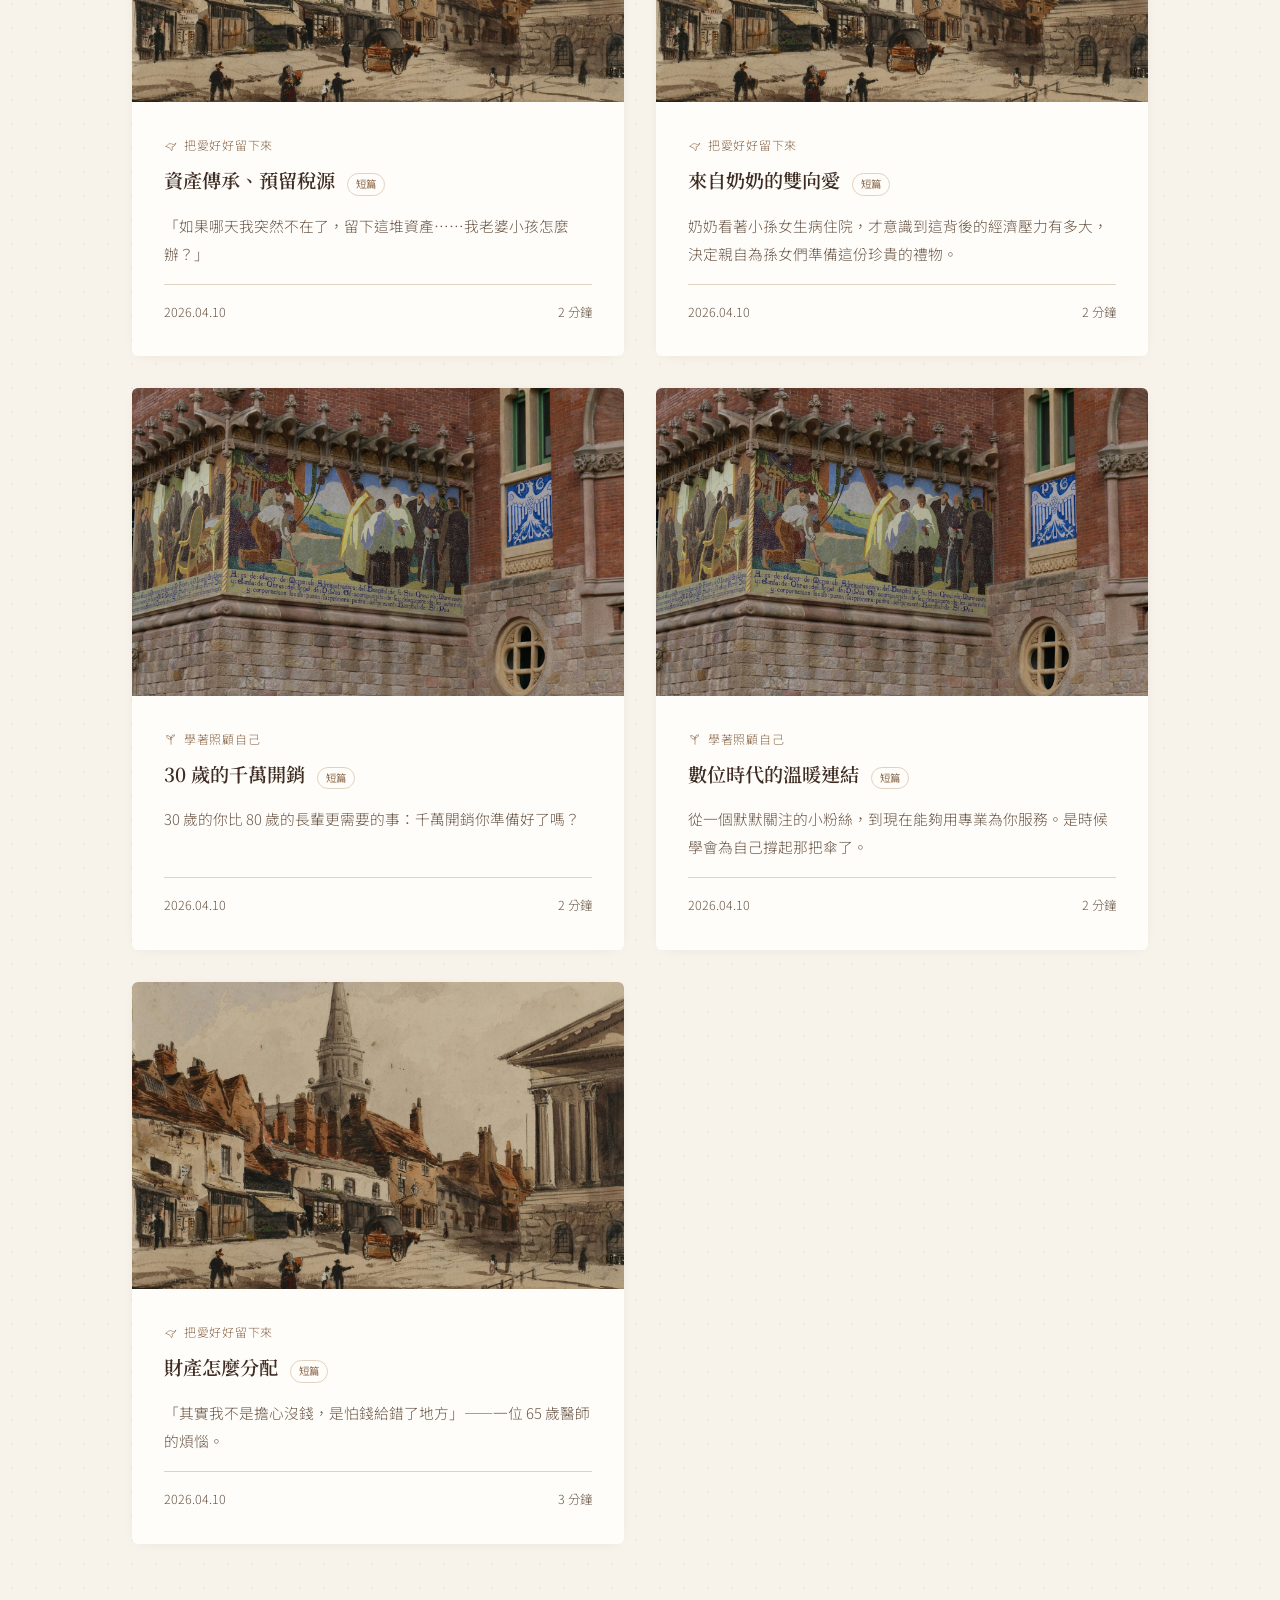
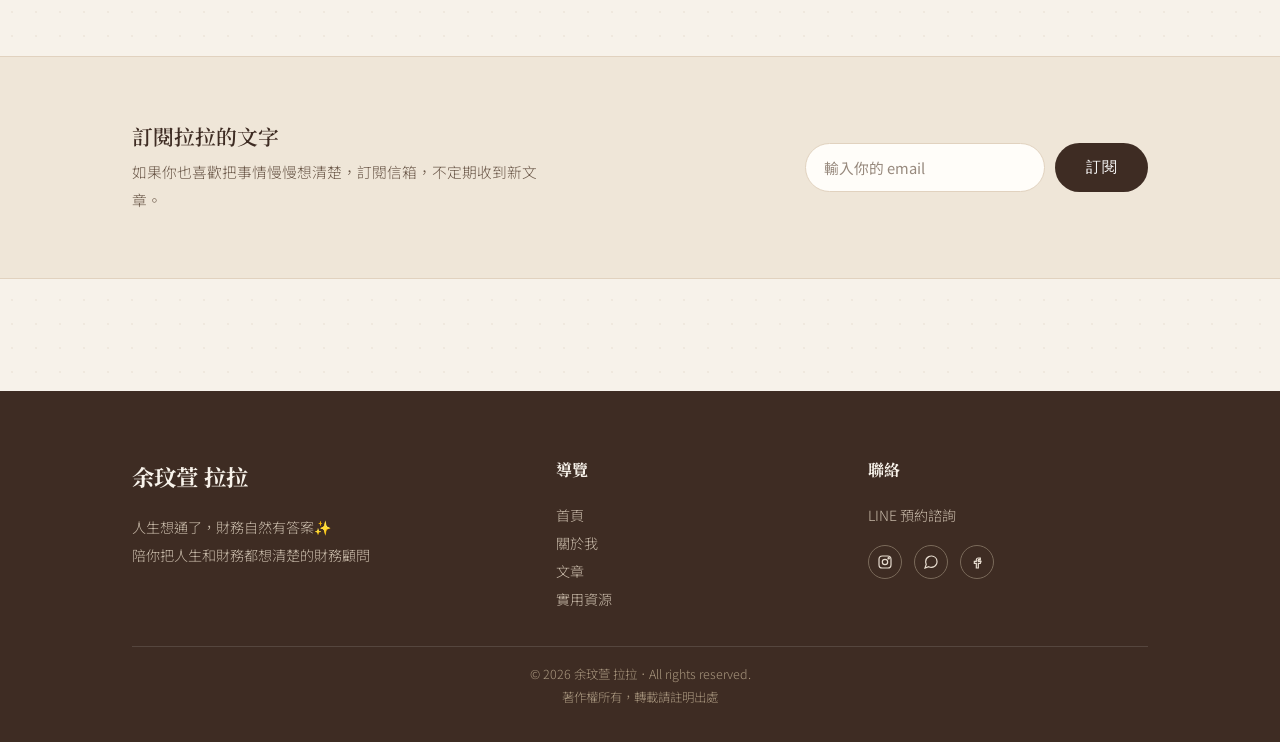
<file: articles.html>
<!DOCTYPE html>
<html lang="zh-Hant">
<head>
<meta charset="UTF-8">
<meta name="viewport" content="width=device-width, initial-scale=1.0">
<title>文章｜余玟萱 拉拉</title>
<meta name="description" content="學著把錢想清楚、把愛好好留下來、學著從容過日子、照著想要的方式老去、學著照顧自己。">
<link rel="stylesheet" href="css/style.css">
</head>
<body>

<header class="site-header">
  <div class="wrap">
    <a href="index.html" class="brand-mark">余玟萱<span>拉拉</span></a>
    <nav class="nav-desktop">
      <div class="nav-links">
        <a href="index.html">首頁</a>
        <a href="about.html">關於我</a>
        <a href="articles.html" class="active">文章</a>
        <a href="resources.html">實用資源</a>
      </div>
      <div class="nav-tools">
        <button class="search-toggle-btn" id="searchToggle" aria-label="搜尋">
          <svg width="19" height="19" viewBox="0 0 24 24" fill="none" stroke="currentColor" stroke-width="2"><circle cx="11" cy="11" r="7"/><line x1="21" y1="21" x2="16.65" y2="16.65"/></svg>
        </button>
        <a class="btn-line" href="https://line.me/ti/p/OS92ei6lpr" target="_blank" rel="noopener">預約諮詢</a>
      </div>
    </nav>
    <button class="menu-toggle-btn" id="menuToggle" aria-label="選單">
      <svg width="24" height="24" viewBox="0 0 24 24" fill="none" stroke="currentColor" stroke-width="2"><line x1="3" y1="6" x2="21" y2="6"/><line x1="3" y1="12" x2="21" y2="12"/><line x1="3" y1="18" x2="21" y2="18"/></svg>
    </button>
  </div>
</header>

<div class="search-bar" id="searchBar">
  <div class="wrap">
    <input type="text" id="headerSearchInput" placeholder="搜尋文章關鍵字，按 Enter 搜尋…">
  </div>
</div>

<nav class="nav-mobile-panel" id="mobileNav">
  <a href="index.html">首頁</a>
  <a href="about.html">關於我</a>
  <a href="articles.html">文章</a>
  <a href="resources.html">實用資源</a>
  <a href="https://line.me/ti/p/OS92ei6lpr" target="_blank" rel="noopener">預約諮詢</a>
</nav>

<section class="page-banner">
  <div class="wrap">
    <p class="section-eyebrow">ARTICLES</p>
    <h1>把人生的每一塊，慢慢想清楚</h1>
    <p>五個主題，陪你把理財、傳承、生活、老後與自我照顧，一件一件想過一遍</p>
  </div>
</section>

<section>
  <div class="wrap">
    <div style="max-width:420px; margin: 0 auto var(--space-md);">
      <input type="text" id="pageSearchInput" placeholder="搜尋文章標題或內文…"
        style="width:100%; padding:12px 16px; border:1px solid var(--color-line); border-radius:100px; background:var(--color-bg-card); font-family:var(--font-sans); font-size:0.95rem; color:var(--color-brown);">
    </div>
    <div class="filter-bar" id="filterBar"></div>

    <div class="article-list" id="articleList"></div>

    <div class="empty-state" id="emptyState" style="display:none;">
      <span class="icon">🍵</span>
      <p>還沒有符合的文章，換個關鍵字或分類試試看。</p>
    </div>
  </div>
</section>

<!-- ========== 電子報訂閱 ========== -->
<section class="newsletter-section">
  <div class="wrap newsletter-box">
    <div>
      <h3>訂閱拉拉的文字</h3>
      <p>如果你也喜歡把事情慢慢想清楚，訂閱信箱，不定期收到新文章。</p>
    </div>
    <form action="https://YOUR-ACCOUNT.usX.list-manage.com/subscribe/post?u=YOUR_U&amp;id=YOUR_ID" method="post" target="_blank" class="newsletter-form">
      <input type="email" name="EMAIL" placeholder="輸入你的 email" required>
      <button type="submit" class="btn btn-primary">訂閱</button>
    </form>
  </div>
</section>

<footer class="site-footer">
  <div class="wrap">
    <div class="footer-grid">
      <div>
        <h5>余玟萱 拉拉</h5>
        <p>人生想通了，財務自然有答案✨<br>陪你把人生和財務都想清楚的財務顧問</p>
      </div>
      <div>
        <h5 style="font-size:1rem;">導覽</h5>
        <p><a href="index.html">首頁</a></p>
        <p><a href="about.html">關於我</a></p>
        <p><a href="articles.html">文章</a></p>
        <p><a href="resources.html">實用資源</a></p>
      </div>
      <div>
        <h5 style="font-size:1rem;">聯絡</h5>
        <p><a href="https://line.me/ti/p/OS92ei6lpr" target="_blank" rel="noopener">LINE 預約諮詢</a></p>
        <div class="footer-social">
          <a href="https://www.instagram.com/yuwen06/" target="_blank" rel="noopener" aria-label="Instagram">
            <svg viewBox="0 0 24 24" fill="none" stroke="currentColor" stroke-width="1.8"><rect x="3" y="3" width="18" height="18" rx="5"/><circle cx="12" cy="12" r="4"/><circle cx="17.5" cy="6.5" r="1"/></svg>
          </a>
          <a href="https://line.me/ti/p/OS92ei6lpr" target="_blank" rel="noopener" aria-label="LINE">
            <svg viewBox="0 0 24 24" fill="none" stroke="currentColor" stroke-width="1.8"><path d="M21 11.5a8.38 8.38 0 0 1-.9 3.8 8.5 8.5 0 0 1-7.6 4.7 8.38 8.38 0 0 1-3.8-.9L3 21l1.9-5.7a8.38 8.38 0 0 1-.9-3.8 8.5 8.5 0 0 1 4.7-7.6 8.38 8.38 0 0 1 3.8-.9h.5a8.48 8.48 0 0 1 8 8v.5z"/></svg>
          </a>
          <a href="https://www.facebook.com/yu.lara.5/?locale=zh_TW" target="_blank" rel="noopener" aria-label="Facebook">
            <svg viewBox="0 0 24 24" fill="none" stroke="currentColor" stroke-width="1.8"><path d="M14 9h3V6h-3c-1.7 0-3 1.3-3 3v2H8v3h3v7h3v-7h3l1-3h-4V9c0-.6.4-1 1-1z"/></svg>
          </a>
        </div>
      </div>
    </div>
    <div class="footer-bottom">© 2026 余玟萱 拉拉．All rights reserved.<br>著作權所有，轉載請註明出處</div>
  </div>
</footer>

<script src="js/main.js"></script>
<script>
  loadSiteData().then(initArticlesPage);
</script>
</body>
</html>
</file>
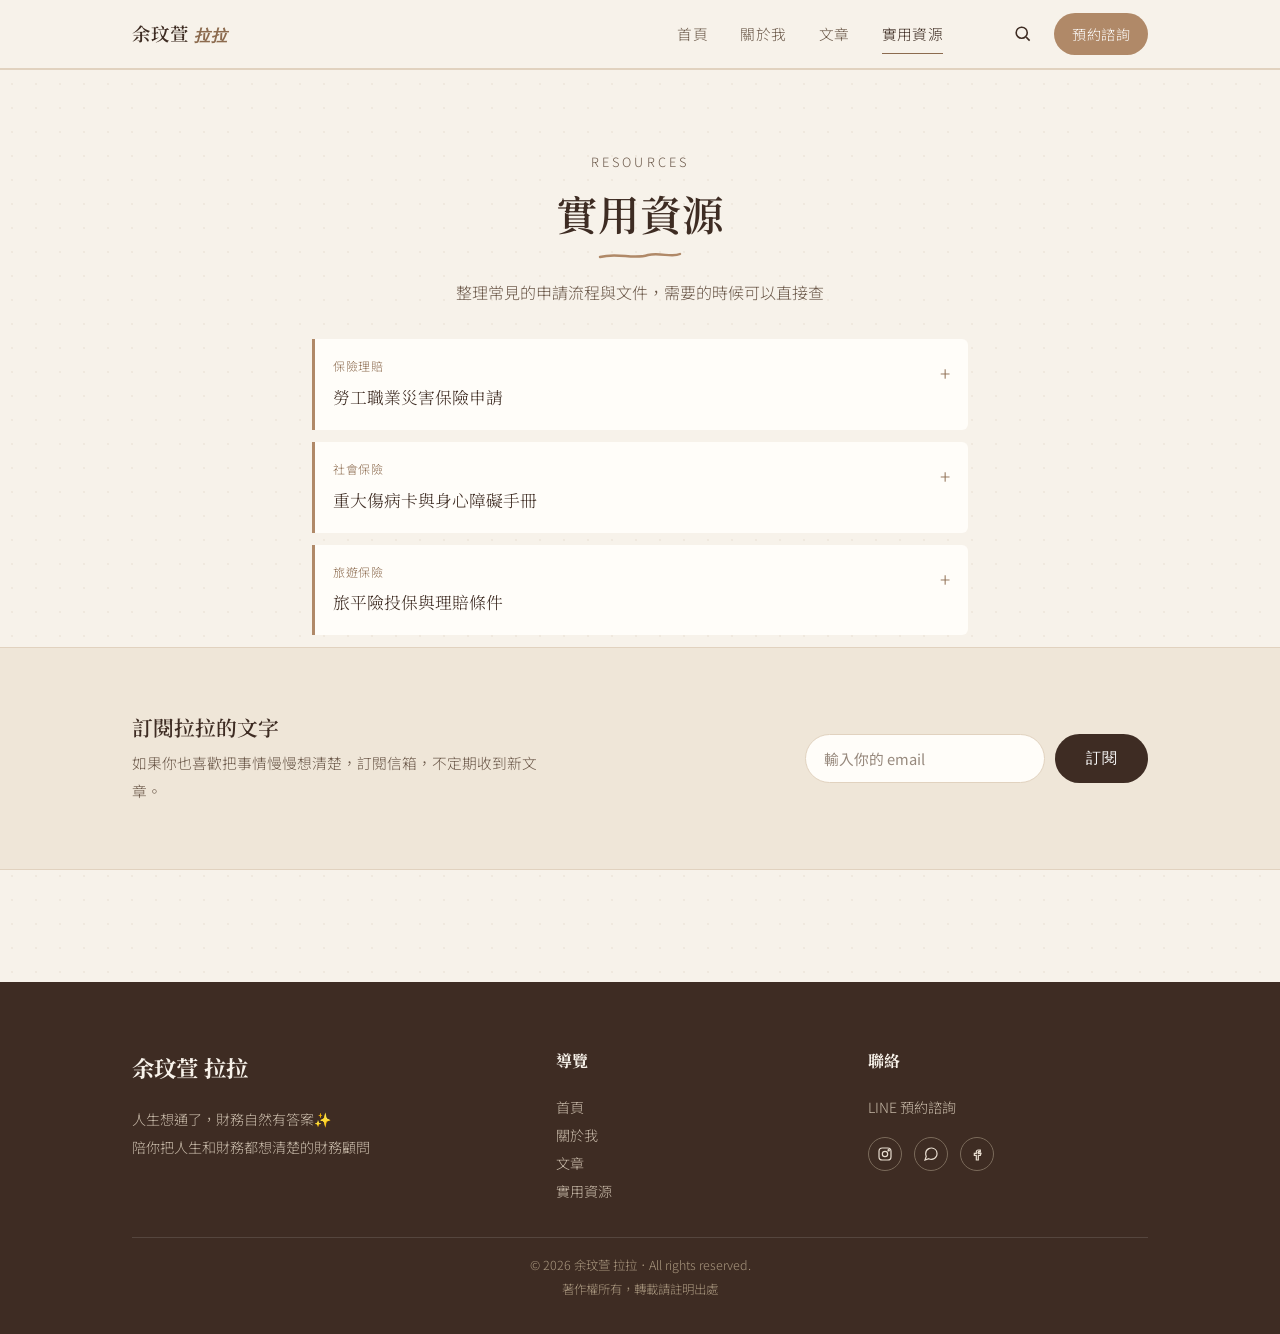
<file: resources.html>
<!DOCTYPE html>
<html lang="zh-Hant">
<head>
<meta charset="UTF-8">
<meta name="viewport" content="width=device-width, initial-scale=1.0">
<title>實用資源｜余玟萱 拉拉</title>
<meta name="description" content="整理常見的申請流程與文件，勞工職災、社會保險、旅平險，需要的時候可以直接查。">
<link rel="stylesheet" href="css/style.css">
</head>
<body>

<header class="site-header">
  <div class="wrap">
    <a href="index.html" class="brand-mark">余玟萱<span>拉拉</span></a>
    <nav class="nav-desktop">
      <div class="nav-links">
        <a href="index.html">首頁</a>
        <a href="about.html">關於我</a>
        <a href="articles.html">文章</a>
        <a href="resources.html" class="active">實用資源</a>
      </div>
      <div class="nav-tools">
        <button class="search-toggle-btn" id="searchToggle" aria-label="搜尋">
          <svg width="19" height="19" viewBox="0 0 24 24" fill="none" stroke="currentColor" stroke-width="2"><circle cx="11" cy="11" r="7"/><line x1="21" y1="21" x2="16.65" y2="16.65"/></svg>
        </button>
        <a class="btn-line" href="https://line.me/ti/p/OS92ei6lpr" target="_blank" rel="noopener">預約諮詢</a>
      </div>
    </nav>
    <button class="menu-toggle-btn" id="menuToggle" aria-label="選單">
      <svg width="24" height="24" viewBox="0 0 24 24" fill="none" stroke="currentColor" stroke-width="2"><line x1="3" y1="6" x2="21" y2="6"/><line x1="3" y1="12" x2="21" y2="12"/><line x1="3" y1="18" x2="21" y2="18"/></svg>
    </button>
  </div>
</header>

<div class="search-bar" id="searchBar">
  <div class="wrap">
    <input type="text" id="headerSearchInput" placeholder="搜尋文章關鍵字，按 Enter 搜尋…">
  </div>
</div>

<nav class="nav-mobile-panel" id="mobileNav">
  <a href="index.html">首頁</a>
  <a href="about.html">關於我</a>
  <a href="articles.html">文章</a>
  <a href="resources.html">實用資源</a>
  <a href="https://line.me/ti/p/OS92ei6lpr" target="_blank" rel="noopener">預約諮詢</a>
</nav>

<section class="page-banner">
  <div class="wrap">
    <p class="section-eyebrow">RESOURCES</p>
    <h1>實用資源</h1>
    <p>整理常見的申請流程與文件，需要的時候可以直接查</p>
  </div>
</section>

<section>
  <div class="wrap" style="max-width: 720px; margin: 0 auto;">
    <div id="resourceList"></div>
  </div>
</section>

<!-- ========== 電子報訂閱 ========== -->
<section class="newsletter-section">
  <div class="wrap newsletter-box">
    <div>
      <h3>訂閱拉拉的文字</h3>
      <p>如果你也喜歡把事情慢慢想清楚，訂閱信箱，不定期收到新文章。</p>
    </div>
    <form action="https://YOUR-ACCOUNT.usX.list-manage.com/subscribe/post?u=YOUR_U&amp;id=YOUR_ID" method="post" target="_blank" class="newsletter-form">
      <input type="email" name="EMAIL" placeholder="輸入你的 email" required>
      <button type="submit" class="btn btn-primary">訂閱</button>
    </form>
  </div>
</section>

<footer class="site-footer">
  <div class="wrap">
    <div class="footer-grid">
      <div>
        <h5>余玟萱 拉拉</h5>
        <p>人生想通了，財務自然有答案✨<br>陪你把人生和財務都想清楚的財務顧問</p>
      </div>
      <div>
        <h5 style="font-size:1rem;">導覽</h5>
        <p><a href="index.html">首頁</a></p>
        <p><a href="about.html">關於我</a></p>
        <p><a href="articles.html">文章</a></p>
        <p><a href="resources.html">實用資源</a></p>
      </div>
      <div>
        <h5 style="font-size:1rem;">聯絡</h5>
        <p><a href="https://line.me/ti/p/OS92ei6lpr" target="_blank" rel="noopener">LINE 預約諮詢</a></p>
        <div class="footer-social">
          <a href="https://www.instagram.com/yuwen06/" target="_blank" rel="noopener" aria-label="Instagram">
            <svg viewBox="0 0 24 24" fill="none" stroke="currentColor" stroke-width="1.8"><rect x="3" y="3" width="18" height="18" rx="5"/><circle cx="12" cy="12" r="4"/><circle cx="17.5" cy="6.5" r="1"/></svg>
          </a>
          <a href="https://line.me/ti/p/OS92ei6lpr" target="_blank" rel="noopener" aria-label="LINE">
            <svg viewBox="0 0 24 24" fill="none" stroke="currentColor" stroke-width="1.8"><path d="M21 11.5a8.38 8.38 0 0 1-.9 3.8 8.5 8.5 0 0 1-7.6 4.7 8.38 8.38 0 0 1-3.8-.9L3 21l1.9-5.7a8.38 8.38 0 0 1-.9-3.8 8.5 8.5 0 0 1 4.7-7.6 8.38 8.38 0 0 1 3.8-.9h.5a8.48 8.48 0 0 1 8 8v.5z"/></svg>
          </a>
          <a href="https://www.facebook.com/yu.lara.5/?locale=zh_TW" target="_blank" rel="noopener" aria-label="Facebook">
            <svg viewBox="0 0 24 24" fill="none" stroke="currentColor" stroke-width="1.8"><path d="M14 9h3V6h-3c-1.7 0-3 1.3-3 3v2H8v3h3v7h3v-7h3l1-3h-4V9c0-.6.4-1 1-1z"/></svg>
          </a>
        </div>
      </div>
    </div>
    <div class="footer-bottom">© 2026 余玟萱 拉拉．All rights reserved.<br>著作權所有，轉載請註明出處</div>
  </div>
</footer>

<script src="js/main.js"></script>
<script>
  loadSiteData().then(() => {
    renderResources("resourceList");
  });
</script>
</body>
</html>
</file>
<file: css/style.css>
/* ==========================================================================
   余玟萱 拉拉｜個人品牌網站
   設計系統：米杏底色 × 奶茶棕 × 深可可，溫暖、簡潔、有生活感
   ========================================================================== */

@import url('https://fonts.googleapis.com/css2?family=Noto+Serif+TC:wght@400;500;600;700&family=Noto+Sans+TC:wght@300;400;500;600;700&family=Cormorant+Garamond:ital@1&display=swap');

:root {
  /* 色彩 token */
  --color-bg: #F7F2EA;          /* 米杏底色 */
  --color-bg-card: #FFFDF9;      /* 卡片米白 */
  --color-bg-soft: #EFE6D8;      /* 區塊分隔用米調 */
  --color-milktea: #B08968;      /* 奶茶棕｜主色 */
  --color-milktea-deep: #8C6B4F; /* 深奶茶｜hover / 強調 */
  --color-brown: #3E2C23;        /* 深可可｜標題文字 */
  --color-brown-soft: #6B5849;   /* 內文次要文字 */
  --color-line: #E1D2BF;         /* 分隔線 */
  --color-olive: #8B9574;        /* 生活感點綴，用於標籤 */
  --color-white: #FFFFFF;

  /* 字體 */
  --font-serif: 'Noto Serif TC', serif;
  --font-sans: 'Noto Sans TC', sans-serif;
  --font-accent: 'Cormorant Garamond', serif;

  /* 間距節奏 */
  --space-xs: 0.5rem;
  --space-sm: 1rem;
  --space-md: 2rem;
  --space-lg: 4rem;
  --space-xl: 7rem;

  --radius: 4px;
  --max-width: 1080px;
}

* { box-sizing: border-box; margin: 0; padding: 0; }

html { scroll-behavior: smooth; }

@media (prefers-reduced-motion: reduce) {
  html { scroll-behavior: auto; }
  * { animation-duration: 0.01ms !important; animation-iteration-count: 1 !important; transition-duration: 0.01ms !important; }
}

body {
  font-family: var(--font-sans);
  background-color: var(--color-bg);
  background-image: radial-gradient(rgba(139, 105, 74, 0.07) 1px, transparent 1px);
  background-size: 24px 24px;
  color: var(--color-brown);
  line-height: 1.9;
  font-weight: 300;
  -webkit-font-smoothing: antialiased;
}

img { max-width: 100%; display: block; }

a { color: inherit; text-decoration: none; }

:focus-visible {
  outline: 2px solid var(--color-milktea-deep);
  outline-offset: 3px;
}

.wrap {
  max-width: var(--max-width);
  margin: 0 auto;
  padding: 0 var(--space-md);
}

h1, h2, h3, h4 {
  font-family: var(--font-serif);
  font-weight: 600;
  color: var(--color-brown);
  line-height: 1.5;
}

/* ==========================================================================
   導覽列
   ========================================================================== */

.site-header {
  position: sticky;
  top: 0;
  z-index: 100;
  background: rgba(247, 242, 234, 0.92);
  backdrop-filter: blur(8px);
  border-bottom: 1px solid var(--color-line);
}

.site-header .wrap {
  display: flex;
  align-items: center;
  justify-content: space-between;
  height: 68px;
}

.brand-mark {
  font-family: var(--font-serif);
  font-size: 1.15rem;
  font-weight: 600;
  letter-spacing: 0.05em;
  color: var(--color-brown);
  white-space: nowrap;
}

.brand-mark span {
  font-family: var(--font-accent);
  font-style: italic;
  color: var(--color-milktea-deep);
  font-size: 1rem;
  margin-left: 0.35em;
}

.nav-desktop {
  display: flex;
  align-items: center;
  gap: var(--space-lg);
}

.nav-links {
  display: flex;
  gap: var(--space-md);
  font-size: 0.92rem;
  letter-spacing: 0.03em;
}

.nav-links a {
  position: relative;
  padding: 4px 0;
  color: var(--color-brown-soft);
  transition: color 0.25s ease;
}

.nav-links a::after {
  content: '';
  position: absolute;
  left: 0; bottom: -2px;
  width: 0; height: 1px;
  background: var(--color-milktea-deep);
  transition: width 0.25s ease;
}

.nav-links a:hover,
.nav-links a.active {
  color: var(--color-brown);
}
.nav-links a:hover::after,
.nav-links a.active::after { width: 100%; }

.nav-tools {
  display: flex;
  align-items: center;
  gap: var(--space-sm);
}

.search-toggle-btn,
.menu-toggle-btn {
  background: none;
  border: none;
  cursor: pointer;
  color: var(--color-brown);
  padding: 6px;
  display: flex;
  align-items: center;
}

.menu-toggle-btn { display: none; }

.btn-line {
  display: inline-flex;
  align-items: center;
  gap: 6px;
  background: var(--color-milktea);
  color: var(--color-white);
  padding: 8px 18px;
  border-radius: 100px;
  font-size: 0.88rem;
  letter-spacing: 0.03em;
  white-space: nowrap;
  transition: background 0.25s ease, transform 0.25s ease;
}
.btn-line:hover { background: var(--color-milktea-deep); transform: translateY(-1px); }

/* 搜尋展開列 */
.search-bar {
  max-height: 0;
  overflow: hidden;
  transition: max-height 0.3s ease;
  background: var(--color-bg-soft);
  border-bottom: 1px solid var(--color-line);
}
.search-bar.open { max-height: 90px; }
.search-bar .wrap { padding-top: 14px; padding-bottom: 14px; height: auto; }
.search-bar input {
  width: 100%;
  border: none;
  background: transparent;
  border-bottom: 1px solid var(--color-milktea);
  padding: 8px 4px;
  font-family: var(--font-sans);
  font-size: 1rem;
  color: var(--color-brown);
}
.search-bar input::placeholder { color: var(--color-brown-soft); opacity: 0.6; }
.search-bar input:focus { outline: none; }

/* 手機選單 */
.nav-mobile-panel {
  display: none;
  position: fixed;
  inset: 68px 0 0 0;
  background: var(--color-bg);
  z-index: 99;
  padding: var(--space-lg) var(--space-md);
  flex-direction: column;
  gap: var(--space-md);
}
.nav-mobile-panel.open { display: flex; }
.nav-mobile-panel a {
  font-family: var(--font-serif);
  font-size: 1.4rem;
  color: var(--color-brown);
  border-bottom: 1px solid var(--color-line);
  padding-bottom: var(--space-sm);
}

/* ==========================================================================
   Hero（首頁視覺主體：品牌句）
   ========================================================================== */

.hero {
  padding: var(--space-xl) 0 var(--space-lg);
  text-align: center;
  position: relative;
  background: linear-gradient(180deg, rgba(29, 20, 15, 0.72), rgba(29, 20, 15, 0.55) 55%, var(--color-bg) 96%),
              url("/images/art/banner-home.jpg") center 25% / cover no-repeat;
  color: #F7F2EA;
}

.hero-eyebrow {
  font-size: 0.85rem;
  letter-spacing: 0.25em;
  color: #E8D7C3;
  margin-bottom: var(--space-md);
}

.hero-statement {
  font-family: var(--font-serif);
  font-weight: 700;
  color: #FFFCF7;
  font-size: clamp(2rem, 6vw, 3.6rem);
  line-height: 1.55;
  max-width: 780px;
  margin: 0 auto;
  position: relative;
  display: inline-block;
  text-shadow: 0 2px 24px rgba(0, 0, 0, 0.35);
}

.hero-statement .underline-word {
  position: relative;
  white-space: nowrap;
}

.hero-statement .underline-word svg {
  position: absolute;
  left: -2%;
  bottom: -0.18em;
  width: 104%;
  height: 0.3em;
  overflow: visible;
}

.hero-statement .underline-word path {
  fill: none;
  stroke: #E4B98C;
  stroke-width: 5;
  stroke-linecap: round;
}

.hero-tagline {
  font-size: 0.92rem;
  color: #E8D7C3;
  margin: 0 auto var(--space-md);
  max-width: 480px;
  letter-spacing: 0.02em;
}

.hero-sub {
  margin: var(--space-md) auto 0;
  max-width: 560px;
  color: #EFE3D3;
  font-size: 1.05rem;
  line-height: 2;
}

.hero-cta {
  margin-top: var(--space-md);
  display: flex;
  justify-content: center;
  gap: var(--space-sm);
  flex-wrap: wrap;
}

.btn {
  display: inline-flex;
  align-items: center;
  gap: 8px;
  padding: 13px 30px;
  border-radius: 100px;
  font-size: 0.95rem;
  letter-spacing: 0.03em;
  transition: all 0.25s ease;
  border: 1px solid transparent;
}
.btn-primary {
  background: var(--color-brown);
  color: var(--color-white);
}
.btn-primary:hover { background: var(--color-milktea-deep); transform: translateY(-2px); }
.btn-outline {
  border-color: #E4B98C;
  color: #FFFCF7;
}
.btn-outline:hover { background: #E4B98C; color: var(--color-brown); }

.scroll-hint {
  margin-top: var(--space-xl);
  display: flex;
  flex-direction: column;
  align-items: center;
  gap: 6px;
  color: #EFE3D3;
  font-size: 0.75rem;
  letter-spacing: 0.2em;
  animation: floatDown 2.4s ease-in-out infinite;
}
@keyframes floatDown {
  0%, 100% { transform: translateY(0); opacity: 0.6; }
  50% { transform: translateY(6px); opacity: 1; }
}
@media (prefers-reduced-motion: reduce) {
  .scroll-hint { animation: none; }
}

/* ==========================================================================
   引言區塊
   ========================================================================== */

.gallery-grid {
  display: grid;
  grid-template-columns: repeat(3, 1fr);
  gap: var(--space-sm);
  margin-top: var(--space-md);
}
.gallery-item {
  position: relative;
  border-radius: 6px;
  overflow: hidden;
}
.gallery-item img {
  width: 100%;
  height: auto;
  display: block;
}
.gallery-caption {
  position: absolute;
  left: 0; right: 0; bottom: 0;
  padding: var(--space-sm);
  background: linear-gradient(180deg, rgba(29,20,15,0), rgba(29,20,15,0.7));
  color: #F7F2EA;
  font-size: 0.8rem;
}

@media (max-width: 640px) {
  .gallery-grid { grid-template-columns: repeat(2, 1fr); }
}

.testimonials-section {
  padding: var(--space-lg) 0 var(--space-xl);
  border-top: 1px solid var(--color-line);
}
.testimonials-row {
  display: grid;
  grid-template-columns: repeat(3, 1fr);
  gap: var(--space-sm);
  margin-top: var(--space-md);
}
.testimonial-item {
  display: flex;
  align-items: center;
  gap: 12px;
  background: var(--color-bg-card);
  border-radius: 6px;
  padding: 14px;
  box-shadow: 0 2px 10px -6px rgba(62, 44, 35, 0.15);
}
.testimonial-avatar {
  width: 48px;
  height: 48px;
  border-radius: 50%;
  background-size: cover;
  background-position: top center;
  flex-shrink: 0;
}
.testimonial-quote {
  font-size: 0.82rem;
  color: var(--color-brown);
  line-height: 1.7;
}

@media (max-width: 860px) {
  .testimonials-row { grid-template-columns: repeat(2, 1fr); }
}
@media (max-width: 560px) {
  .testimonials-row { grid-template-columns: 1fr; }
}

.stories-carousel-section {
  padding: var(--space-lg) 0 var(--space-xl);
}
.carousel-head {
  display: flex;
  align-items: flex-end;
  justify-content: space-between;
  margin-bottom: var(--space-md);
}
.carousel-nav {
  display: flex;
  gap: 8px;
}
.carousel-btn {
  width: 36px;
  height: 36px;
  border-radius: 50%;
  border: 1px solid var(--color-milktea);
  background: none;
  color: var(--color-milktea-deep);
  font-size: 1.1rem;
  cursor: pointer;
  transition: background 0.2s ease, opacity 0.2s ease;
}
.carousel-btn:hover { background: var(--color-bg-card); }
.carousel-btn:disabled { opacity: 0.35; cursor: default; }
.carousel-btn:disabled:hover { background: none; }
.carousel-track-wrap {
  overflow: hidden;
  max-width: var(--max-width);
  margin: 0 auto;
  padding: 0 var(--space-md);
}
.carousel-track {
  display: flex;
  gap: var(--space-sm);
  transition: transform 0.4s ease;
}
.story-card {
  display: flex;
  flex-direction: column;
  flex: 0 0 calc(25% - (var(--space-sm) * 3 / 4));
  flex-shrink: 0;
  background: var(--color-bg-card);
  border-radius: 6px;
  overflow: hidden;
  box-shadow: 0 2px 12px -8px rgba(62, 44, 35, 0.2);
  transition: transform 0.25s ease;
}
.story-card:hover { transform: translateY(-3px); }
.story-card .story-thumb {
  aspect-ratio: 16 / 10;
  display: flex;
  align-items: center;
  justify-content: center;
  padding: 20px 24px;
  text-align: center;
}
.story-card .story-title {
  font-family: var(--font-serif);
  font-size: 1rem;
  color: #F7F2EA;
  line-height: 1.6;
}
.story-card .story-body { display: block; padding: 24px 28px 26px; }
.story-body-top {
  display: flex;
  align-items: baseline;
  justify-content: flex-start;
  gap: 10px;
  margin-bottom: 6px;
  padding-right: 6px;
}
.story-short-badge {
  flex-shrink: 0;
  font-size: 0.62rem;
  color: var(--color-milktea-deep);
  border: 1px solid var(--color-line);
  padding: 2px 7px;
  border-radius: 100px;
  white-space: nowrap;
}
.story-card .story-cat {
  font-size: 0.7rem;
  color: var(--color-milktea-deep);
  letter-spacing: 0.04em;
  display: block;
}
.story-card .story-excerpt {
  display: block;
  font-size: 0.78rem;
  color: var(--color-brown-soft);
  line-height: 1.7;
}

@media (max-width: 860px) {
  .story-card { flex: 0 0 calc(50% - (var(--space-sm) / 2)); }
}
@media (max-width: 520px) {
  .story-card { flex: 0 0 100%; }
}

.quiet-stats {
  padding: var(--space-md) 0;
  text-align: center;
}
.quiet-stats p {
  font-size: 0.85rem;
  color: var(--color-milktea-deep);
  letter-spacing: 0.04em;
}

.resource-item {
  background: var(--color-bg-card);
  border-left: 3px solid var(--color-milktea);
  border-radius: 0 6px 6px 0;
  margin-bottom: 12px;
  overflow: hidden;
}
.resource-item summary {
  cursor: pointer;
  padding: 16px 18px;
  list-style: none;
  display: flex;
  flex-direction: column;
  gap: 4px;
  position: relative;
}
.resource-item summary::-webkit-details-marker { display: none; }
.resource-item summary::after {
  content: '+';
  position: absolute;
  right: 18px;
  top: 16px;
  font-size: 1.2rem;
  color: var(--color-milktea-deep);
}
.resource-item[open] summary::after { content: '−'; }
.resource-tag {
  font-size: 0.75rem;
  color: var(--color-milktea-deep);
  letter-spacing: 0.06em;
}
.resource-title {
  font-family: var(--font-serif);
  font-size: 1.05rem;
  color: var(--color-brown);
  padding-right: 24px;
}
.resource-body {
  padding: 0 18px 18px;
  font-size: 0.9rem;
  color: var(--color-brown-soft);
  line-height: 1.9;
}
.resource-body p { margin-bottom: 10px; }
.resource-body strong { color: var(--color-brown); }
.resource-body a {
  color: var(--color-milktea-deep);
  border-bottom: 1px solid var(--color-milktea-deep);
}

.faq-item {
  border-bottom: 1px solid var(--color-line);
  padding: var(--space-sm) 0;
}
.faq-item summary {
  cursor: pointer;
  font-family: var(--font-serif);
  font-size: 1.02rem;
  color: var(--color-brown);
  padding: 6px 0;
  list-style: none;
  position: relative;
  padding-right: 28px;
}
.faq-item summary::-webkit-details-marker { display: none; }
.faq-item summary::after {
  content: '+';
  position: absolute;
  right: 4px;
  top: 4px;
  font-size: 1.2rem;
  color: var(--color-milktea-deep);
  transition: transform 0.25s ease;
}
.faq-item[open] summary::after { transform: rotate(45deg); }
.faq-item p {
  color: var(--color-brown-soft);
  font-size: 0.92rem;
  padding: 8px 0 4px;
  line-height: 1.9;
}

.quote-block {
  background: var(--color-bg-card);
  border-top: 1px solid var(--color-line);
  border-bottom: 1px solid var(--color-line);
  padding: var(--space-lg) 0;
}

.quote-block blockquote {
  max-width: 680px;
  margin: 0 auto;
  text-align: center;
  font-family: var(--font-serif);
  font-size: clamp(1.15rem, 2.6vw, 1.5rem);
  color: var(--color-brown);
  line-height: 2;
}

.quote-block cite {
  display: block;
  text-align: center;
  margin-top: var(--space-sm);
  font-style: normal;
  font-size: 0.85rem;
  color: var(--color-milktea-deep);
  letter-spacing: 0.1em;
}

/* ==========================================================================
   引導卡片（首頁三入口）
   ========================================================================== */

.intro-grid {
  padding: var(--space-xl) 0;
  display: grid;
  grid-template-columns: repeat(3, 1fr);
  gap: var(--space-md);
}

.intro-card {
  background: var(--color-bg-card);
  border: none;
  box-shadow: 0 2px 14px -6px rgba(62, 44, 35, 0.14);
  border-radius: 6px;
  padding: var(--space-md);
  transition: transform 0.3s ease, box-shadow 0.3s ease;
}
.intro-card:hover {
  transform: translateY(-4px);
  box-shadow: 0 16px 30px -18px rgba(62, 44, 35, 0.28);
}

.intro-card .tag {
  font-size: 0.75rem;
  letter-spacing: 0.15em;
  color: var(--color-milktea-deep);
  margin-bottom: var(--space-sm);
  display: block;
}

.intro-card h3 {
  font-size: 1.3rem;
  margin-bottom: var(--space-sm);
}

.intro-card p {
  color: var(--color-brown-soft);
  font-size: 0.95rem;
  margin-bottom: var(--space-sm);
}

.intro-card .card-link {
  font-size: 0.88rem;
  color: var(--color-milktea-deep);
  border-bottom: 1px solid var(--color-milktea-deep);
  padding-bottom: 2px;
}

/* ==========================================================================
   五個文章分類（首頁段落 + 分類頁通用）
   ========================================================================== */

.section-title-wrap {
  text-align: center;
  padding: 0 0 var(--space-lg);
}
.section-eyebrow {
  font-size: 0.8rem;
  letter-spacing: 0.25em;
  color: var(--color-milktea-deep);
  margin-bottom: var(--space-xs);
}
.section-title {
  font-size: clamp(1.6rem, 4vw, 2.2rem);
  position: relative;
  display: inline-block;
  padding-bottom: 16px;
}
.section-title::after {
  content: '';
  position: absolute;
  left: 50%;
  bottom: 0;
  transform: translateX(-50%);
  width: 84px;
  height: 10px;
  background: url("data:image/svg+xml,%3Csvg xmlns='http://www.w3.org/2000/svg' viewBox='0 0 84 10'%3E%3Cpath d='M2,6 C20,1 35,9 50,4 C62,1 74,7 82,3' fill='none' stroke='%23B08968' stroke-width='2.4' stroke-linecap='round'/%3E%3C/svg%3E") no-repeat center / contain;
}
.page-banner h1 {
  position: relative;
  display: inline-block;
  padding-bottom: 16px;
}
.page-banner h1::after {
  content: '';
  position: absolute;
  left: 50%;
  bottom: 0;
  transform: translateX(-50%);
  width: 84px;
  height: 10px;
  background: url("data:image/svg+xml,%3Csvg xmlns='http://www.w3.org/2000/svg' viewBox='0 0 84 10'%3E%3Cpath d='M2,6 C20,1 35,9 50,4 C62,1 74,7 82,3' fill='none' stroke='%23B08968' stroke-width='2.4' stroke-linecap='round'/%3E%3C/svg%3E") no-repeat center / contain;
}

.category-grid {
  padding-bottom: var(--space-xl);
  display: grid;
  grid-template-columns: repeat(5, 1fr);
  gap: var(--space-sm);
}

.category-card {
  position: relative;
  border-radius: 6px;
  overflow: hidden;
  aspect-ratio: 3 / 4;
  box-shadow: 0 10px 26px -14px rgba(62, 44, 35, 0.35);
  transition: transform 0.3s ease, box-shadow 0.3s ease;
  background-size: cover;
  background-position: center;
  display: flex;
  align-items: flex-end;
}
.category-card:hover {
  transform: translateY(-5px);
  box-shadow: 0 20px 36px -16px rgba(62, 44, 35, 0.42);
}
.category-card.cat-money { background-image: url("/images/art/cat-money.jpg"); }
.category-card.cat-love  { background-image: url("/images/art/cat-love.jpg"); }
.category-card.cat-grace { background-image: url("/images/art/cat-grace.jpg"); }
.category-card.cat-aging { background-image: url("/images/art/cat-aging.jpg"); }
.category-card.cat-care  { background-image: url("/images/art/cat-care.jpg"); }

.category-card .cat-scrim {
  position: relative;
  width: 100%;
  padding: var(--space-md) var(--space-sm) var(--space-sm);
  text-align: center;
  background: linear-gradient(180deg, rgba(29, 20, 15, 0) 0%, rgba(29, 20, 15, 0.78) 78%);
}
.category-card .cat-icon-svg {
  display: none;
}
.category-card h4 {
  font-size: 1rem;
  line-height: 1.6;
  color: #FFFCF7;
  text-shadow: 0 1px 8px rgba(0, 0, 0, 0.4);
}
.category-card .cat-desc {
  font-size: 0.8rem;
  color: #E8D7C3;
  margin-top: 6px;
  letter-spacing: 0.05em;
}

/* ==========================================================================
   頁尾
   ========================================================================== */

.site-footer {
  background: var(--color-brown);
  color: #E8DDD0;
  padding: var(--space-lg) 0 var(--space-md);
  margin-top: var(--space-xl);
}

.footer-grid {
  display: grid;
  grid-template-columns: 1.4fr 1fr 1fr;
  gap: var(--space-md);
  padding-bottom: var(--space-md);
}

.footer-grid h5 {
  font-family: var(--font-serif);
  font-size: 1.4rem;
  color: var(--color-bg);
  margin-bottom: var(--space-sm);
}

.footer-grid p, .footer-grid a {
  font-size: 0.88rem;
  color: #C9BBAA;
  line-height: 2;
}
.footer-grid a:hover { color: var(--color-bg); }

.footer-bottom {
  border-top: 1px solid rgba(255,255,255,0.12);
  padding-top: var(--space-sm);
  text-align: center;
  font-size: 0.78rem;
  color: #A9977F;
}

/* ==========================================================================
   內頁通用：頁首橫幅
   ========================================================================== */

.page-banner {
  padding: var(--space-lg) 0 var(--space-md);
  text-align: center;
}
.page-banner .section-eyebrow { margin-bottom: var(--space-xs); }
.page-banner h1 { font-size: clamp(1.8rem, 5vw, 2.6rem); }
.page-banner p {
  max-width: 600px;
  margin: var(--space-sm) auto 0;
  color: var(--color-brown-soft);
}

/* ==========================================================================
   關於我頁
   ========================================================================== */

.about-hero {
  display: grid;
  grid-template-columns: 0.6fr 1.4fr;
  gap: var(--space-lg);
  align-items: center;
  padding: var(--space-lg) 0;
}

.about-photo {
  aspect-ratio: 4 / 5;
  max-width: 340px;
  border-radius: 6px;
  overflow: hidden;
  box-shadow: 0 22px 44px -22px rgba(62, 44, 35, 0.38);
}
.about-photo img {
  width: 100%;
  height: 100%;
  object-fit: cover;
  display: block;
}

.lifestyle-grid {
  display: grid;
  grid-template-columns: 1fr 0.85fr;
  gap: var(--space-lg);
  align-items: center;
}
.lifestyle-photo {
  max-width: 340px;
  margin-left: auto;
  border-radius: 6px;
  overflow: hidden;
  box-shadow: 0 20px 40px -20px rgba(62, 44, 35, 0.32);
}
.lifestyle-photo img { width: 100%; display: block; }

.honor-photos {
  display: flex;
  flex-direction: column;
  gap: var(--space-sm);
  max-width: 230px;
  margin: 0 auto;
}
.honor-photos figure { margin: 0; }
.honor-photos .photo-frame {
  display: block;
  border-radius: 6px;
  overflow: hidden;
  box-shadow: 0 14px 28px -16px rgba(62, 44, 35, 0.3);
}
.honor-photos img {
  width: 100%;
  height: auto;
  display: block;
}
.honor-photos figcaption {
  font-size: 0.75rem;
  color: var(--color-brown-soft);
  margin-top: 6px;
  text-align: center;
}

.about-intro h1 {
  font-size: 1.5rem;
  margin-bottom: var(--space-sm);
}
.about-intro .about-role {
  color: var(--color-milktea-deep);
  letter-spacing: 0.1em;
  font-size: 0.85rem;
  margin-bottom: var(--space-xs);
  display: block;
}
.about-intro p { margin-bottom: var(--space-sm); color: var(--color-brown-soft); max-width: 560px; }
.about-intro p strong { color: var(--color-brown); font-weight: 600; }

.about-section { padding: var(--space-lg) 0; border-top: 1px solid var(--color-line); }
.about-section h2 { font-size: 1.5rem; margin-bottom: var(--space-md); }
.about-section p { color: var(--color-brown-soft); margin-bottom: var(--space-sm); max-width: 720px; }

.honors-layout {
  display: grid;
  grid-template-columns: 1.3fr 1fr;
  gap: var(--space-lg);
  align-items: start;
}
.honors-text p { max-width: none; }

.honor-grid {
  display: grid;
  grid-template-columns: 1fr;
  gap: 0;
  margin-top: var(--space-md);
}
.honor-item {
  display: flex;
  gap: 12px;
  align-items: baseline;
  padding: 12px 0;
  border-bottom: 1px solid var(--color-line);
  font-size: 0.95rem;
}
.honor-item .dot { color: var(--color-milktea); }

.service-grid {
  display: grid;
  grid-template-columns: repeat(2, 1fr);
  gap: var(--space-md);
  margin-top: var(--space-md);
}
.service-item {
  background: var(--color-bg-card);
  border-left: 3px solid var(--color-milktea);
  padding: var(--space-sm) var(--space-md);
}
.service-item h4 { font-size: 1.05rem; margin-bottom: 8px; }
.service-item ul { list-style: none; color: var(--color-brown-soft); font-size: 0.9rem; }
.service-item li { padding: 2px 0; }
.service-item li::before { content: '· '; color: var(--color-milktea); }

/* ==========================================================================
   文章列表頁
   ========================================================================== */

.filter-bar {
  display: flex;
  flex-wrap: wrap;
  gap: 10px;
  justify-content: center;
  padding-bottom: var(--space-lg);
}
.filter-btn {
  padding: 8px 20px;
  border: 1px solid var(--color-line);
  border-radius: 100px;
  font-size: 0.88rem;
  background: var(--color-bg-card);
  color: var(--color-brown-soft);
  cursor: pointer;
  transition: all 0.2s ease;
}
.filter-btn:hover { border-color: var(--color-milktea); color: var(--color-brown); }
.filter-btn.active {
  background: var(--color-brown);
  border-color: var(--color-brown);
  color: var(--color-white);
}

.article-list {
  display: grid;
  grid-template-columns: repeat(2, 1fr);
  gap: var(--space-md);
  padding-bottom: var(--space-xl);
}

.article-card {
  background: var(--color-bg-card);
  border: none;
  box-shadow: 0 2px 14px -8px rgba(62, 44, 35, 0.16);
  border-radius: 6px;
  overflow: hidden;
  display: flex;
  flex-direction: column;
  transition: transform 0.25s ease, box-shadow 0.25s ease;
}
.article-card:hover {
  transform: translateY(-3px);
  box-shadow: 0 16px 30px -18px rgba(62, 44, 35, 0.24);
}
.article-card .card-cover {
  width: 100%;
  aspect-ratio: 16 / 10;
  background-size: cover;
  background-position: center;
}
.card-title-row {
  display: flex;
  align-items: baseline;
  gap: 8px;
  flex-wrap: wrap;
}
.short-badge-inline {
  font-size: 0.65rem;
  font-weight: 400;
  font-family: var(--font-sans);
  color: var(--color-milktea-deep);
  border: 1px solid var(--color-line);
  padding: 2px 8px;
  border-radius: 100px;
  white-space: nowrap;
  margin-left: 4px;
}
.article-card .card-body {
  padding: var(--space-md);
  display: flex;
  flex-direction: column;
  flex-grow: 1;
}
.article-card .cat-tag {
  display: inline-flex;
  align-items: center;
  gap: 6px;
  font-size: 0.75rem;
  color: var(--color-milktea-deep);
  letter-spacing: 0.06em;
  margin-bottom: var(--space-xs);
}
.article-card .cat-tag svg { width: 14px; height: 14px; }
.article-card h3 {
  font-size: 1.2rem;
  margin-bottom: var(--space-sm);
  line-height: 1.6;
}
.article-card .excerpt {
  color: var(--color-brown-soft);
  font-size: 0.92rem;
  flex-grow: 1;
  margin-bottom: var(--space-sm);
}
.article-card .meta {
  display: flex;
  justify-content: space-between;
  font-size: 0.78rem;
  color: var(--color-brown-soft);
  border-top: 1px solid var(--color-line);
  padding-top: var(--space-sm);
}

.empty-state {
  text-align: center;
  padding: var(--space-xl) var(--space-md);
  color: var(--color-brown-soft);
}
.empty-state .icon { font-size: 2rem; margin-bottom: var(--space-sm); }

/* ==========================================================================
   單篇文章頁
   ========================================================================== */

.share-bar {
  display: flex;
  align-items: center;
  justify-content: center;
  gap: 10px;
  margin-top: var(--space-sm);
  position: relative;
}
.share-label {
  font-size: 0.78rem;
  color: var(--color-brown-soft);
  margin-right: 4px;
}
.share-btn {
  width: 32px;
  height: 32px;
  border-radius: 50%;
  border: 1px solid var(--color-line);
  background: var(--color-bg-card);
  color: var(--color-milktea-deep);
  display: inline-flex;
  align-items: center;
  justify-content: center;
  cursor: pointer;
  transition: border-color 0.2s ease, color 0.2s ease;
}
.share-btn:hover { border-color: var(--color-milktea); color: var(--color-brown); }
.share-btn svg { width: 15px; height: 15px; }
.share-copied-tip {
  position: absolute;
  top: -34px;
  left: 50%;
  transform: translateX(-50%);
  background: var(--color-brown);
  color: #F7F2EA;
  font-size: 0.72rem;
  padding: 6px 12px;
  border-radius: 100px;
  white-space: nowrap;
  opacity: 0;
  pointer-events: none;
  transition: opacity 0.25s ease;
}
.share-copied-tip.show { opacity: 1; }

.short-banner {
  width: 100%;
  height: 140px;
  background-size: cover;
  background-position: center;
  background-color: var(--color-brown);
  display: flex;
  align-items: center;
  justify-content: center;
  position: relative;
}
.short-banner::after {
  content: '';
  position: absolute;
  inset: 0;
  background: rgba(29, 20, 15, 0.45);
}
.short-banner-label {
  position: relative;
  z-index: 1;
  color: #F7F2EA;
  font-size: 0.8rem;
  letter-spacing: 0.15em;
}
.short-story-wrap {
  max-width: 760px;
}
.short-story-layout {
  display: grid;
  grid-template-columns: 1.4fr 1fr;
  gap: var(--space-lg);
  align-items: start;
}
.short-side-image {
  display: block;
  width: 100%;
  aspect-ratio: 3 / 4;
  background-size: cover;
  background-position: top center;
  border-radius: 6px;
  box-shadow: 0 10px 24px -14px rgba(62, 44, 35, 0.3);
  position: sticky;
  top: 88px;
}
@media (max-width: 700px) {
  .short-story-layout { grid-template-columns: 1fr; }
  .short-side-image {
    width: 70%;
    max-width: 260px;
    margin: 0 auto var(--space-md);
    position: static;
    order: -1;
  }
}
.short-story-header {
  text-align: center;
  padding: var(--space-lg) 0 var(--space-md);
}
.short-story-header h1 {
  font-size: clamp(1.4rem, 4vw, 1.8rem);
  margin-bottom: 8px;
}
.short-story-header .meta {
  color: var(--color-milktea-deep);
  font-size: 0.82rem;
}
.short-story-body {
  max-width: 100%;
  font-size: 0.98rem;
}
.short-story-cta {
  text-align: center;
  margin: var(--space-lg) 0 var(--space-xl);
  padding-top: var(--space-md);
  border-top: 1px solid var(--color-line);
}

.article-cover {
  width: 100%;
  aspect-ratio: 21 / 9;
  background-size: cover;
  background-position: center;
  position: relative;
}
.article-cover::after {
  content: '';
  position: absolute;
  inset: 0;
  background: linear-gradient(180deg, rgba(29,20,15,0.05), rgba(29,20,15,0.55));
}

.article-header {
  max-width: 760px;
  margin: 0 auto;
  padding: var(--space-lg) 0 var(--space-md);
  text-align: center;
}
.article-header .cat-tag {
  font-size: 0.8rem;
  color: var(--color-milktea-deep);
  letter-spacing: 0.15em;
  margin-bottom: var(--space-sm);
  display: inline-flex;
  align-items: center;
  gap: 6px;
  justify-content: center;
  width: 100%;
}
.article-header .cat-tag svg { width: 16px; height: 16px; }
.article-header h1 {
  font-size: clamp(1.7rem, 4.5vw, 2.4rem);
  margin-bottom: var(--space-sm);
}
.article-header .meta {
  color: var(--color-brown-soft);
  font-size: 0.85rem;
}

.article-body {
  max-width: 700px;
  margin: 0 auto;
  padding-bottom: var(--space-xl);
  font-size: 1.05rem;
}
.article-body h2 {
  font-size: 1.35rem;
  margin: var(--space-lg) 0 var(--space-sm);
}
.article-body p { margin-bottom: var(--space-sm); color: var(--color-brown-soft); }
.article-body p strong { color: var(--color-brown); }
.article-body blockquote {
  border-left: 3px solid var(--color-milktea);
  background: var(--color-bg-card);
  border-radius: 0 6px 6px 0;
  padding: var(--space-sm) var(--space-md);
  margin: var(--space-md) 0;
  font-family: var(--font-serif);
  color: var(--color-brown);
  font-size: 1.1rem;
  line-height: 1.8;
}
.article-body ul { margin: 0 0 var(--space-sm) 1.2rem; color: var(--color-brown-soft); }

.article-footer-cta {
  max-width: 700px;
  margin: var(--space-lg) auto 0;
  background: var(--color-bg-card);
  border: 1px solid var(--color-line);
  border-radius: var(--radius);
  padding: var(--space-md);
  text-align: center;
}
.article-footer-cta p { margin-bottom: var(--space-sm); color: var(--color-brown-soft); }

.cta-social-links {
  display: flex;
  gap: 12px;
  justify-content: center;
  flex-wrap: wrap;
  margin-bottom: var(--space-md);
}
.btn-outline-dark {
  border: 1px solid var(--color-brown);
  color: var(--color-brown);
  background: transparent;
}
.btn-outline-dark:hover { background: var(--color-brown); color: var(--color-white); }

.brand-signature {
  border-top: 1px solid var(--color-line);
  margin-top: var(--space-md);
  padding-top: var(--space-md);
  text-align: left;
  max-width: 520px;
  margin-left: auto;
  margin-right: auto;
}
.brand-signature p {
  font-size: 0.88rem;
  margin-bottom: 8px;
}
.brand-signature strong { color: var(--color-brown); }

.related-articles {
  max-width: 700px;
  margin: var(--space-xl) auto 0;
}
.related-articles h3 {
  font-size: 1.15rem;
  text-align: center;
  margin-bottom: var(--space-md);
}
.related-list {
  display: grid;
  grid-template-columns: repeat(3, 1fr);
  gap: var(--space-sm);
}
.related-item {
  display: block;
  border-radius: 6px;
  overflow: hidden;
  box-shadow: 0 2px 12px -8px rgba(62, 44, 35, 0.2);
  transition: transform 0.25s ease;
}
.related-item:hover { transform: translateY(-3px); }
.related-thumb {
  display: block;
  width: 100%;
  aspect-ratio: 4 / 3;
  background-size: cover;
  background-position: center;
}
.related-title {
  display: block;
  padding: 10px 12px;
  font-size: 0.85rem;
  color: var(--color-brown);
  background: var(--color-bg-card);
  line-height: 1.6;
}

@media (max-width: 640px) {
  .related-list { grid-template-columns: 1fr; }
}

.social-icons {
  display: flex;
  gap: 12px;
  justify-content: center;
  margin-top: var(--space-md);
}
.social-icons a {
  width: 38px;
  height: 38px;
  border-radius: 50%;
  display: inline-flex;
  align-items: center;
  justify-content: center;
  border: 1px solid currentColor;
  color: inherit;
  opacity: 0.85;
  transition: opacity 0.25s ease, background 0.25s ease;
}
.social-icons a:hover { opacity: 1; background: rgba(255, 255, 255, 0.12); }
.social-icons svg { width: 17px; height: 17px; }

.footer-social {
  display: flex;
  gap: 12px;
  margin-top: var(--space-sm);
}
.footer-social a {
  width: 34px;
  height: 34px;
  border-radius: 50%;
  display: inline-flex;
  align-items: center;
  justify-content: center;
  border: 1px solid #7A6A5A;
  color: #E8DDD0;
  transition: border-color 0.25s ease, color 0.25s ease;
}
.footer-social a:hover { border-color: var(--color-milktea); color: var(--color-bg); }
.footer-social svg { width: 16px; height: 16px; }

.ig-embed-grid {
  display: flex;
  flex-direction: column;
  align-items: center;
  gap: var(--space-md);
  margin: var(--space-md) 0;
}
.ig-embed-grid blockquote.instagram-media {
  margin: 0 !important;
  width: 100% !important;
  max-width: 400px !important;
  min-width: 0 !important;
}

/* ==========================================================================
   電子報訂閱
   ========================================================================== */

.newsletter-section {
  background: var(--color-bg-soft);
  border-top: 1px solid var(--color-line);
  border-bottom: 1px solid var(--color-line);
  padding: var(--space-lg) 0;
}
.newsletter-box {
  display: flex;
  align-items: center;
  justify-content: space-between;
  gap: var(--space-md);
  flex-wrap: wrap;
}
.newsletter-box h3 {
  font-size: 1.3rem;
  margin-bottom: 6px;
}
.newsletter-box p {
  color: var(--color-brown-soft);
  font-size: 0.92rem;
  max-width: 420px;
}
.newsletter-form {
  display: flex;
  gap: 10px;
  flex-wrap: wrap;
}
.newsletter-form input[type="email"] {
  padding: 12px 18px;
  border: 1px solid var(--color-line);
  border-radius: 100px;
  font-family: var(--font-sans);
  font-size: 0.92rem;
  min-width: 240px;
  background: var(--color-bg-card);
  color: var(--color-brown);
}
.newsletter-form input[type="email"]:focus {
  outline: none;
  border-color: var(--color-milktea);
}
.newsletter-form input[type="email"]::placeholder { color: var(--color-brown-soft); opacity: 0.7; }

@media (max-width: 640px) {
  .newsletter-box { flex-direction: column; align-items: stretch; text-align: center; }
  .newsletter-form { flex-direction: column; }
  .newsletter-form input[type="email"] { min-width: 0; }
}

.back-link {
  display: inline-flex;
  align-items: center;
  gap: 8px;
  font-size: 1rem;
  font-weight: 500;
  color: var(--color-milktea-deep);
  margin: var(--space-lg) 0 var(--space-md);
}
.back-link:hover { color: var(--color-brown); }

/* ==========================================================================
   響應式：平板 / 手機
   ========================================================================== */

@media (max-width: 860px) {
  .nav-links { display: none; }
  .menu-toggle-btn { display: flex; }
  .intro-grid { grid-template-columns: 1fr; }
  .category-grid { grid-template-columns: repeat(2, 1fr); }
  .about-hero { grid-template-columns: 1fr; }
  .about-photo { max-width: 340px; margin: 0 auto; }
  .about-intro { padding: 0 24px; }
  .lifestyle-grid { grid-template-columns: 1fr; }
  .lifestyle-grid > div:first-child { padding: 0 24px; }
  .lifestyle-grid .lifestyle-photo { order: -1; max-width: 340px; margin: 0 auto; }
  .honor-grid, .service-grid { grid-template-columns: 1fr; }
  .honors-layout { grid-template-columns: 1fr; }
  .honor-photos { max-width: 230px; margin: var(--space-md) auto 0; flex-direction: column; }
  .honor-photos img { width: 100%; height: auto; }
  .article-list { grid-template-columns: 1fr; }
  .footer-grid { grid-template-columns: 1fr; gap: var(--space-md); text-align: center; }
}

@media (max-width: 520px) {
  :root { --space-xl: 4.5rem; --space-lg: 2.75rem; }
  .category-grid { grid-template-columns: repeat(2, 1fr); }
  .hero-cta { flex-direction: column; align-items: stretch; }
  .btn { justify-content: center; }
}
</file>
